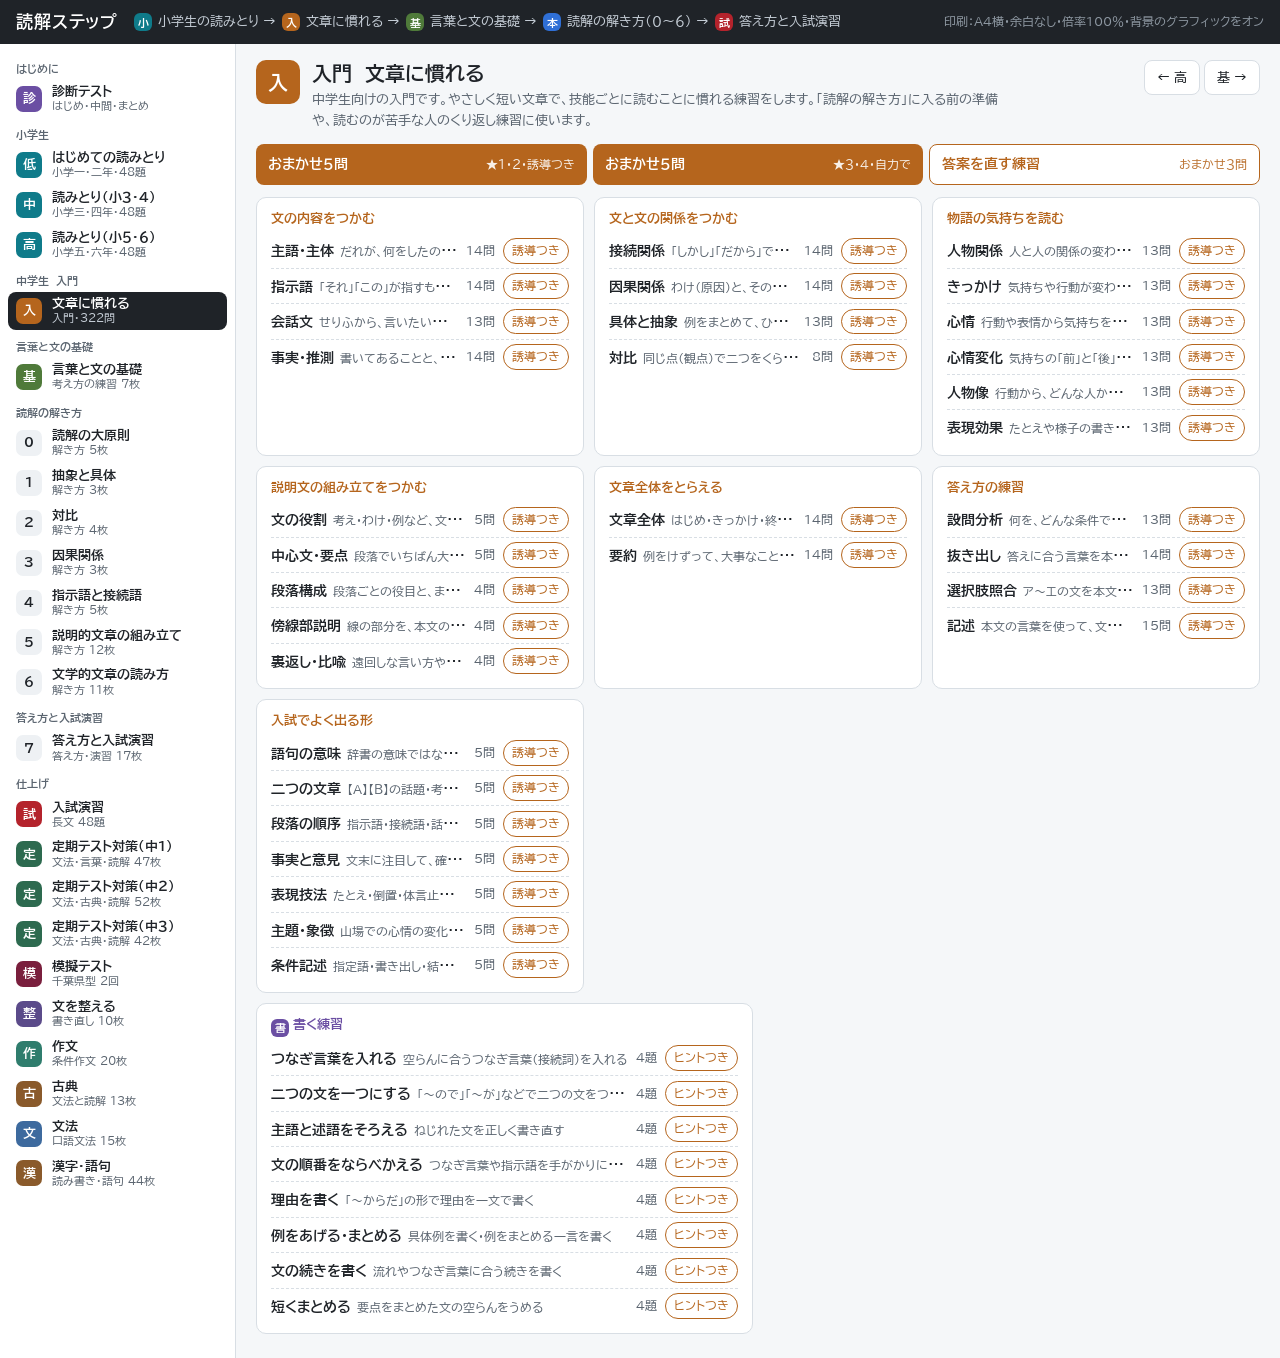
<file: index.html>
<!doctype html>
<html lang="ja">
<head>
<meta charset="utf-8">
<meta name="viewport" content="width=device-width, initial-scale=1">
<title>読解ステップ</title>
<link rel="preconnect" href="https://fonts.googleapis.com">
<link rel="preconnect" href="https://fonts.gstatic.com" crossorigin>
<link href="https://fonts.googleapis.com/css2?family=BIZ+UDPGothic:wght@400;700&display=swap" rel="stylesheet">
<link rel="stylesheet" href="assets/css/ui.css">
<style>
  .plist .pt { white-space: nowrap; overflow: hidden; text-overflow: ellipsis; }
  .plist .ps { white-space: nowrap; overflow: hidden; text-overflow: ellipsis; }
  .plist a > span:nth-child(2) { min-width: 0; }
  .pane .stage-body { margin: 0; }
</style>
</head>
<body class="ui-page">
<header class="topbar">
  <a class="logo" href="index.html">読解ステップ</a>
  <span class="crumb"><span class="k kid">小</span>小学生の読みとり → <span class="k intro">入</span>文章に慣れる → <span class="k kiso">基</span>言葉と文の基礎 → <span class="k learn">本</span>読解の解き方（０〜６） → <span class="k exam">試</span>答え方と入試演習</span>
  <span class="tip">印刷：A4横・余白なし・倍率100％・背景のグラフィックをオン</span>
</header>
<div class="app">
  <nav class="rail" aria-label="段階"><ol id="rail"></ol></nav>
  <main class="pane" id="pane"></main>
</div>

<script src="assets/js/yomi.js"></script>
<script src="assets/js/drill.js"></script>
<script src="data/stages.js"></script>
<script src="data/stage0.js"></script>
<script src="data/stage1.js"></script>
<script src="data/stage2.js"></script>
<script src="data/stage3.js"></script>
<script src="data/stage4.js"></script>
<script src="data/stage5.js"></script>
<script src="data/stage5-0.js"></script>
<script src="data/stage6.js"></script>
<script src="data/stage7.js"></script>
<script src="data/kiso.js"></script>
<script src="data/drill-s0.js"></script>
<script src="data/drill-s1.js"></script>
<script src="data/drill-s2.js"></script>
<script src="data/drill-s3.js"></script>
<script src="data/drill-s4.js"></script>
<script src="data/drill-s5.js"></script>
<script src="data/drill-s5b.js"></script>
<script src="data/drill-s6.js"></script>
<script src="data/drill-s6b.js"></script>
<script src="data/drill-s7.js"></script>
<script src="data/diag.js"></script>
<script src="data/diag-chu.js"></script>
<script src="data/diag-sho.js"></script>
<script src="data/sakubun.js"></script>
<script src="data/sakubun2.js"></script>
<script src="data/koten-bun.js"></script>
<script src="data/koten-doku.js"></script>
<script src="data/koten-kan.js"></script>
<script src="data/bunpo-1.js"></script>
<script src="data/bunpo-2.js"></script>
<script src="data/bunpo-3.js"></script>
<script src="data/bunpo-4.js"></script>
<script src="data/kanji-1.js"></script>
<script src="data/kanji-2.js"></script>
<script src="data/kanji-3.js"></script>
<script src="data/mogi-1.js"></script>
<script src="data/mogi-2.js"></script>
<script src="data/naosu-1.js"></script>
<script src="data/naosu-2.js"></script>
<script src="data/naosu-3.js"></script>
<script src="data/stage7d.js"></script>
<script src="data/drill-s7d.js"></script>
<script src="data/kanji-4.js"></script>
<script src="data/sakubun4.js"></script>
<script src="data/koten-plus2.js"></script>
<script src="data/drill-k4.js"></script>
<script src="data/teiki1-bunpo.js"></script>
<script src="data/teiki1-kotoba.js"></script>
<script src="data/teiki1-setsumei.js"></script>
<script src="data/teiki1-shosetsu.js"></script>
<script src="data/teiki1-shi.js"></script>
<script src="data/teiki1-kanji.js"></script>
<script src="data/teiki2-bunpo.js"></script>
<script src="data/teiki2-kotoba.js"></script>
<script src="data/teiki2-koten.js"></script>
<script src="data/teiki2-koten2.js"></script>
<script src="data/teiki2-setsumei.js"></script>
<script src="data/teiki2-shosetsu.js"></script>
<script src="data/teiki2-shi.js"></script>
<script src="data/teiki2-kanji.js"></script>
<script src="data/teiki3-bunpo.js"></script>
<script src="data/teiki3-kotoba.js"></script>
<script src="data/teiki3-koten.js"></script>
<script src="data/teiki3-koten2.js"></script>
<script src="data/teiki3-setsumei.js"></script>
<script src="data/teiki3-shosetsu.js"></script>
<script src="data/teiki3-shi.js"></script>
<script src="data/teiki3-kanji.js"></script>
<script src="data/drill-k1.js"></script>
<script src="data/drill-k2.js"></script>
<script src="data/drill-g1.js"></script>
<script src="data/drill-g2.js"></script>
<script src="data/drill-g3.js"></script>
<script src="data/stage7b.js"></script>
<script src="data/drill-s7b.js"></script>
<script src="data/stage7c.js"></script>
<script src="data/drill-s7c.js"></script>
<script src="data/sakubun3.js"></script>
<script src="data/koten-plus.js"></script>
<script src="data/drill-k3.js"></script>
<script src="data/bunpo-5.js"></script>
<script src="data/drill-g4.js"></script>
<script src="data/bank.js"></script>
<script src="data/bank-plus.js"></script>
<script src="data/bank-plus2.js"></script>
<script src="data/bank-chiba.js"></script>
<script src="data/bank-z1.js"></script>
<script src="data/bank-z2.js"></script>
<script src="data/bank-z3.js"></script>
<script src="data/bank-z4.js"></script>
<script src="data/kids.js"></script>
<script src="data/bank-kids.js"></script>
<script src="data/write.js"></script>
<script src="assets/js/practice.js"></script>
<script>
  const stages = Yomi.stages, D = Yomi.bank, P = Yomi.practice;
  const esc = (t) => String(t).replace(/[&<>"]/g, (c) => ({ '&': '&amp;', '<': '&lt;', '>': '&gt;', '"': '&quot;' }[c]));
  const dots = (n) => `<span class="lv" title="${Yomi.LEVELS[n] || ''}">${[1, 2, 3].map((i) => `<i class="${i <= Math.min(n, 3) ? 'on' : ''}"></i>`).join('')}</span>`;
  const store = { get() { try { return localStorage.getItem('yomi-pane'); } catch (e) { return null; } }, set(v) { try { localStorage.setItem('yomi-pane', v); } catch (e) {} } };
  const enc = encodeURIComponent;

  /* 左の一覧：入門 → ステージ０〜７ → 入試演習 */
  const K = Yomi.kids;
  const panes = [
    { key: 'diag', n: '診', cls: 'diag', name: '診断テスト', ct: 'はじめ・中間・まとめ' },
    ...K.bands.map((b) => ({ key: 'kids' + b.key, n: b.badge, cls: 'kid', name: b.title, ct: `${b.name}・${K.sets.filter((x) => x.band === b.key).length}題`, b })),
    { key: 'intro', n: '入', cls: 'intro', name: '文章に慣れる', ct: `入門・${D.problems.length}問` },
    { key: 'kiso', n: '基', cls: 'kiso', name: '言葉と文の基礎', ct: `考え方の練習 ${Yomi.byStage('L').length}枚` },
    ...stages.map((s) => ({ key: 'stage' + s.no, n: s.no, name: s.name, ct: `${s.no === 7 ? '答え方・演習' : '解き方'} ${Yomi.byStage(s.no).length}枚`, s })),
    { key: 'exam', n: '試', cls: 'exam', name: '入試演習', ct: `長文 ${D.bigsets.length}題` },
    { key: 'teiki1', n: '定', cls: 'teiki', name: '定期テスト対策（中１）', ct: `文法・言葉・読解 ${Yomi.byStage('T1').length}枚` },
    { key: 'teiki2', n: '定', cls: 'teiki', name: '定期テスト対策（中２）', ct: `文法・古典・読解 ${Yomi.byStage('T2').length}枚` },
    { key: 'teiki3', n: '定', cls: 'teiki', name: '定期テスト対策（中３）', ct: `文法・古典・読解 ${Yomi.byStage('T3').length}枚` },
    { key: 'mogi', n: '模', cls: 'mogi', name: '模擬テスト', ct: `千葉県型 ${Yomi.byStage('M').length}回` },
    { key: 'naosu', n: '整', cls: 'naosu', name: '文を整える', ct: `書き直し ${Yomi.byStage('N').length}枚` },
    { key: 'saku', n: '作', cls: 'saku', name: '作文', ct: `条件作文 ${Yomi.byStage('S').length}枚` },
    { key: 'koten', n: '古', cls: 'koten', name: '古典', ct: `文法と読解 ${Yomi.byStage('K').length}枚` },
    { key: 'bunpo', n: '文', cls: 'bunpo', name: '文法', ct: `口語文法 ${Yomi.byStage('G').length}枚` },
    { key: 'kanji', n: '漢', cls: 'kanji', name: '漢字・語句', ct: `読み書き・語句 ${Yomi.byStage('J').length}枚` },
  ];
  document.getElementById('rail').innerHTML = panes.map((p, i) =>
    `${i === 0 ? '<li class="sep">はじめに</li>' : ''}${i === 1 ? '<li class="sep">小学生</li>' : ''}${p.key === 'intro' ? '<li class="sep">中学生　入門</li>' : ''}${p.key === 'kiso' ? '<li class="sep">言葉と文の基礎</li>' : ''}${p.key === 'stage0' ? '<li class="sep">読解の解き方</li>' : ''}${p.key === 'stage7' ? '<li class="sep">答え方と入試演習</li>' : ''}${p.key === 'exam' ? '<li class="sep">仕上げ</li>' : ''}` +
    `<li class="${p.cls || ''}"><button type="button" data-pane="${p.key}" title="${esc(p.name)}"><span class="n">${p.n}</span><span class="nm">${esc(p.name)}</span><span class="ct">${p.ct}</span></button></li>`).join('');

  function head(badge, cls, title, desc, key) {
    const i = panes.findIndex((p) => p.key === key), prev = panes[i - 1], next = panes[i + 1];
    return `<div class="pane-h"><div class="badge ${cls}">${badge}</div><div><h2>${title}</h2><p>${desc}</p></div>
      <div class="nav">${prev ? `<button class="btn" data-pane="${prev.key}">← ${prev.n}</button>` : ''}${next ? `<button class="btn" data-pane="${next.key}">${next.n} →</button>` : ''}</div></div>`;
  }

  /** 書く練習の一覧（band：'34'・'56'・'chu'） */
  const W = Yomi.write;
  function writeCard(band) {
    const mine = W.sets.filter((x) => x.band === band);
    if (!mine.length) return '';
    const u = (extra) => `bank.html?kind=write&band=${band}${extra}`;
    return `<section class="grp wgrp"><h3><span class="k write">書</span>書く練習</h3><ul>${W.skills.filter((s) => mine.some((x) => x.skill === s.name)).map((s) => `
        <li><a href="${u('&skill=' + enc(s.name) + '&auto=2')}" title="${esc(s.desc)}"><b>${esc(s.name)}</b><span>${esc(s.desc)}</span></a><span class="cnt">${mine.filter((x) => x.skill === s.name).length}題</span>
          <a class="mini" href="${u('&skill=' + enc(s.name) + '&mode=guided&auto=2')}">ヒントつき</a></li>`).join('')}</ul></section>`;
  }
  /** 技能別の練習（中学入門の小学生版） */
  function skillkCard(band) {
    const mine = (Yomi.bankKids || []).filter((x) => x.band === band);
    if (!mine.length) return '';
    const u = (extra) => `bank.html?kind=skillk&band=${band}${extra}`;
    const by = {};
    mine.forEach((x) => { by[x.skill] = (by[x.skill] || 0) + 1; });
    return `<section class="grp"><h3><span class="k kid">技</span>技能別の練習（中学「入門」の小学生版）</h3>
      <p class="small">主語・指示語・接続語・理由・気持ち・要約など、技能ごとの短い問題です（${mine.length}問）。</p>
      <div class="acts row"><a class="act" href="${u('&mode=guided&auto=5')}">おまかせ５問<small>誘導つき</small></a><a class="act sub" href="${u('&auto=5')}">おまかせ５問<small>自分で</small></a></div>
      <p class="small">${Object.entries(by).map(([k, n]) => `<a href="${u('&skill=' + enc(k) + '&auto=4')}">${esc(k)}</a>（${n}）`).join('　')}</p></section>`;
  }

  function kidsHTML(b) {
    const mine = K.sets.filter((x) => x.band === b.key);
    const cnt = (sk) => mine.filter((x) => x.skill === sk).length;
    const u = (extra) => `bank.html?kind=kids&band=${b.key}${extra}`;
    const li = (s) => `
        <li><a href="${u('&skill=' + enc(s.name) + '&auto=3')}" title="${esc(s.desc)}"><b>${esc(s.name)}</b><span>${esc(s.desc)}</span></a><span class="cnt">${cnt(s.name)}題</span>
          <a class="mini" href="${u('&skill=' + enc(s.name) + '&mode=guided&auto=3')}">ヒントつき</a></li>`;
    const half = Math.ceil(b.skills.length / 2);
    const g = { '12': ['一年生', '一〜二年生', '二年生'], '34': ['三年生', '四年生', '四年生・長め'], '56': ['五年生', '六年生', '六年生・長め'] }[b.key];
    const desc = {
      '12': '短いお話や説明の文を読んで、○をつけたり、ことばを書きぬいたりします。漢字はその学年までに習う字だけで、すべてにふりがなをつけ、大きな文字で印刷します。★は、ことばの間をあける「分かち書き」です。',
      '34': '物語と説明文を読んで、選んだり、書きぬいたり、短く書いたりします。★は三年生、★★・★★★は四年生向けで、その学年までに習う漢字だけを使い、その学年で習う漢字にはふりがなをつけます。',
      '56': '物語と説明文を読んで、選ぶ・ぬき出す・字数を決めて書く問題に答えます。★は五年生、★★・★★★は六年生向けで、その学年までに習う漢字だけを使い、その学年で習う漢字にはふりがなをつけます。中学の勉強への橋わたしです。',
    }[b.key];
    const i = K.bands.indexOf(b), nextB = K.bands[i + 1];
    return `<div class="kidpane">` + head(b.badge, 'kid', `${esc(b.title)}（${esc(b.name)}生）`, desc, 'kids' + b.key) + `
      <div class="acts row">
        <a class="act" href="${u('&level=1&mode=guided&auto=3')}">★を３題<small>${g[0]}・ヒントつき</small></a>
        <a class="act" href="${u('&level=2&mode=guided&auto=3')}">★★を３題<small>${g[1]}</small></a>
        <a class="act" href="${u('&level=3&auto=3')}">★★★を３題<small>${g[2]}</small></a>
      </div>
      <div class="groups">
        <section class="grp"><h3>${{ '12': 'お話を読む', '34': 'お話を読む', '56': '物語と理由' }[b.key]}</h3><ul>${b.skills.slice(0, half).map(li).join('')}</ul></section>
        <section class="grp"><h3>${{ '12': '気持ち・わけ・ことば', '34': 'わけ・ことば・説明文', '56': '説明文とことば' }[b.key]}</h3><ul>${b.skills.slice(half).map(li).join('')}</ul></section>
      </div>
      ${b.key !== '12' ? `<div class="groups more2">${skillkCard(b.key)}${writeCard(b.key)}</div>` : ''}
      <p class="kidnote">${nextB ? `次は「${esc(nextB.title)}」へ。` : '次は中学生向けの「入門　文章に慣れる」へ。'}</p></div>`;
  }

  function diagHTML() {
    // ids：はじめ・中間・まとめ（同じ区分・配点なので、点数で伸びを比べられる）
    const card = (ids, who, how) => {
      const links = ids.map((id, k) => {
        const p = Yomi.find(id);
        return p ? `<a class="act${k ? ' sub' : ''}" href="print.html?id=${id}">${['はじめ', '中間', 'まとめ'][k]}（${id}）<small>問題・解答・解説</small></a>` : '';
      }).join('');
      return `<section class="grp dcard"><h3>${esc(who)}</h3>
        <p class="acts">${links}</p>
        <p class="small">${how}　はじめ・中間・まとめは区分と配点が同じなので、得点をくらべて伸びを確かめられます。</p></section>`;
    };
    return head('診', 'diag', '診断テスト　どこから始めるかを決める',
      '新しい生徒や、学期のはじめに使います。解き終えたら解説ページの表に区分ごとの得点を書き、合計点で始める場所を、半分未満の区分で重点的に練習するところを決めます。', 'diag') + `
      <div class="groups">
        ${card(['D-1', 'D-3', 'D-5'], '中学生用（約三十分・百点）', '十問。区分（本文照合・具体と抽象・対比・理由・指示語と接続語・要旨・心情・条件つき記述）ごとに、弱いところのステージが分かります。合計点で「入門／ステージ０から／弱い区分から／入試演習」を決めます。')}
        ${card(['D-2', 'D-4', 'D-6'], '小学生用（小３〜６・約二十分・百点）', '八問。漢字は四年生まで（三・四年の漢字にふりがな）。合計点で「小１・２／小３・４／小５・６／中学入門」のどこから始めるかを決めます。')}
      </div>`;
  }

  function introHTML() {
    const groups = P.skillGroups().map((g) => `
      <section class="grp"><h3>${esc(g.name)}</h3><ul>${g.skills.map((s) => `
        <li><a href="bank.html?skill=${enc(s.name)}&auto=4" title="${esc(s.name)}を４問、自力で解くプリント"><b>${esc(s.name)}</b><span>${esc(s.desc)}</span></a><span class="cnt">${s.count}問</span>
          <a class="mini" href="bank.html?skill=${enc(s.name)}&mode=guided&auto=4" title="${esc(s.name)}を４問、誘導つきで作る">誘導つき</a></li>`).join('')}</ul></section>`).join('');
    return head('入', 'intro', '入門　文章に慣れる',
      '中学生向けの入門です。やさしく短い文章で、技能ごとに読むことに慣れる練習をします。「読解の解き方」に入る前の準備や、読むのが苦手な人のくり返し練習に使います。', 'intro') + `
      <div class="acts row">
        <a class="act" href="bank.html?level=12&mode=guided&auto=5">おまかせ５問<small>★１・２・誘導つき</small></a>
        <a class="act" href="bank.html?level=34&auto=5">おまかせ５問<small>★３・４・自力で</small></a>
        <a class="act sub" href="bank.html?kind=kaizen&auto=3">答案を直す練習<small>おまかせ３問</small></a>
      </div>
      <div class="groups">${groups}</div>
      <div class="groups more2">${writeCard('chu')}</div>`;
  }

  function stageHTML(s) {
    const prints = Yomi.byStage(s.no);
    const row = (p) => `
      <li><a href="print.html?id=${p.id}" title="${esc(p.sub || '')}">
        <span class="pid">${p.id}</span>
        <span><span class="pt">${p.title}</span><span class="ps">${p.genre ? `<span class="gtag g-${p.genre === '論説文' ? 'ron' : p.genre === '説明文' ? 'set' : 'etc'}">${esc(p.genre)}</span>` : ''}${p.sub || ''}</span></span>
        ${p.score ? '<span class="cnt">配点つき</span>' : dots(p.level)}
      </a>${Yomi.drillsOf(p.id).length ? `<span class="drl">別の文章で練習：${Yomi.drillsOf(p.id).map((d) => `<a href="print.html?drill=${p.id}&v=${d.v}">${Yomi.drillLetter(d.v)}</a>`).join('')}</span>` : ''}</li>`;
    // ステージ５は、説明文で学ぶプリントと論説文で学ぶプリントに分けて見せる
    const groups = s.no === 5 ? [['見分ける', (p) => !p.genre], ['説明文で学ぶ', (p) => p.genre === '説明文'], ['論説文で学ぶ', (p) => p.genre === '論説文'], ['両方を読む', (p) => p.genre && p.genre !== '説明文' && p.genre !== '論説文']] : null;
    const rows = groups ? groups.map(([name, f]) => { const ps = prints.filter(f); return ps.length ? `<li class="gsep">${name}</li>${ps.map(row).join('')}` : ''; }).join('') : prints.map(row).join('');
    const nd = Yomi.drillsOfStage(s.no).length;
    const sk = P.skillsForStage(s.no);
    const warm = sk.length ? `<p class="warm"><span class="k intro">入</span>読むのに慣れていないときは、先に入門で：${sk.map((n) => `<a href="bank.html?skill=${enc(n)}&auto=4">${esc(n)}</a>`).join('・')}</p>` : '';
    return head(s.label, '', `ステージ${s.label}　${s.name}`, s.desc, 'stage' + s.no) + `
      <div class="card">
        <div class="col-h"><span class="k ${s.no === 7 ? 'exam' : 'learn'}">${s.no === 7 ? '試' : '本'}</span>${s.no === 7 ? '答え方と入試演習のプリント' : '読解の解き方プリント'}<span class="cnt">${prints.length}枚</span>${nd ? `<a class="more" href="print.html?drill=stage:${s.no}">別の文章で練習（${nd}題）→</a>` : ''}<a class="more" href="print.html?stage=${s.no}">まとめて印刷 →</a></div>
        <ul class="plist cols">${rows}</ul>
        ${warm}
      </div>`;
  }

  function examHTML() {
    const order = ['標準', '発展', '長文・入試接続', '長文・入試実戦', '長文・本番の長さ', '古典入門', '古典実戦'];
    const sets = [...D.bigsets].sort((a, b) => order.indexOf(a.level) - order.indexOf(b.level));
    const rows = sets.map((b) => `
      <li><a href="bank.html?kind=big&pick=${b.id}" title="この大問のプリントを作る">
        <span class="pid">${esc(b.genre.replace('文', ''))}</span>
        <span><span class="pt">${esc(b.title.replace(/^(物語|説明|論説)文?「(.*)」$/, '$2'))}</span><span class="ps">${esc(b.level)}・${b.passage.length}字・${b.questions.length}問</span></span>
      </a></li>`).join('');
    return head('試', 'exam', '入試演習　長文の大問',
      '入試と同じ形式の長文問題です。記述・記号選択・抜き出しをまぜた大問で、各問に配点（合計100点）と採点基準・解説がついています。ステージ０〜７で身につけた解き方を、誘導なしで使います。', 'exam') + `
      <div class="card">
        <div class="col-h"><span class="k exam">試</span>大問をえらぶとプリントができます<span class="cnt">${sets.length}題</span></div>
        <ul class="plist cols">${rows}</ul>
      </div>`;
  }

  function sakuHTML() {
    const prints = Yomi.byStage('S');
    const rows = prints.map((p) => `
      <li><a href="print.html?id=${p.id}" title="${esc(p.sub || '')}">
        <span class="pid">${p.id}</span>
        <span><span class="pt">${p.title}</span><span class="ps">${p.sub || ''}</span></span>
        ${p.score ? '<span class="cnt">配点つき</span>' : dots(p.level)}
      </a></li>`).join('');
    return head('作', 'saku', '作文　入試の条件作文',
      '原稿用紙の使い方と作文の型から始めて、条件作文・資料を読んで書く作文・推敲までを練習します。S-13 は入試形式の模擬、S-14〜S-18 は「二段落・十行以内」で書く形（たとえ話の結末・似た言葉・二人の会話・帯グラフ）、S-19 は二つの案から選ぶ形、S-20 は季語を選んで書く形の模擬で、採点基準がついています。', 'saku') + `
      <div class="card">
        <div class="col-h"><span class="k saku">作</span>作文のプリント<span class="cnt">${prints.length}枚</span></div>
        <ul class="plist cols">${rows}</ul>
      </div>`;
  }

  function kotenHTML() {
    const prints = Yomi.byStage('K');
    const rows = prints.map((p) => `
      <li><a href="print.html?id=${p.id}" title="${esc(p.sub || '')}">
        <span class="pid">${p.id}</span>
        <span><span class="pt">${p.title}</span><span class="ps">${p.sub || ''}</span></span>
        ${dots(p.level)}
      </a>${Yomi.drillsOf(p.id).length ? `<span class="drl">別の問題で練習：${Yomi.drillsOf(p.id).map((d) => `<a href="print.html?drill=${p.id}&v=${d.v}">${Yomi.drillLetter(d.v)}</a>`).join('')}</span>` : ''}</li>`).join('');
    const big = D.bigsets.filter((b) => b.genre === '古文' || b.genre === '漢文');
    const brow = big.map((b) => `
      <li><a href="bank.html?kind=big&pick=${b.id}"><span class="pid">${esc(b.genre)}</span>
        <span><span class="pt">${esc(b.title)}</span><span class="ps">${esc(b.level)}・${b.questions.length}問</span></span></a></li>`).join('');
    return head('古', 'koten', '古典　文法と読解',
      '歴史的仮名遣い・古語・係り結び・主語・会話文から、現代語訳との対応・主題、和歌と俳句、漢文の返り点と漢詩までを、解き方のプリントで学びます。仕上げは古文・漢文の入試演習です。', 'koten') + `
      <div class="card">
        <div class="col-h"><span class="k koten">古</span>解き方を学ぶプリント<span class="cnt">${prints.length}枚</span>${Yomi.drillsOfStage('K').length ? `<a class="more" href="print.html?drill=stage:K">別の問題で練習（${Yomi.drillsOfStage('K').length}題）→</a>` : ''}<a class="more" href="print.html?stage=K">まとめて印刷 →</a></div>
        <ul class="plist cols">${rows}</ul>
      </div>
      <div class="card">
        <div class="col-h"><span class="k exam">試</span>古文・漢文の入試演習<span class="cnt">${big.length}題</span></div>
        <ul class="plist cols">${brow}</ul>
      </div>`;
  }

  function kisoHTML() {
    const prints = Yomi.byStage('L');
    const rows = prints.map((p) => `
      <li><a href="print.html?id=${p.id}" title="${esc(p.sub || '')}">
        <span class="pid">${p.id}</span>
        <span><span class="pt">${p.title}</span><span class="ps">${p.sub || ''}</span></span>
        ${dots(p.level)}
      </a>${Yomi.drillsOf(p.id).length ? `<span class="drl">別の問題で練習：${Yomi.drillsOf(p.id).map((d) => `<a href="print.html?drill=${p.id}&v=${d.v}">${Yomi.drillLetter(d.v)}</a>`).join('')}</span>` : ''}</li>`).join('');
    return head('基', 'kiso', '言葉と文の基礎　考え方の練習',
      '文章を読む前に、言葉と一文の単位で考え方を練習します。まとめる言葉と例をあげる言葉、物差しをそろえた言いかえ、原因と結果のことば、接続語の種類。ここで身につけた考え方を、「読解の解き方」のステージ１〜４で文章の中で使います。', 'kiso') + `
      <div class="card">
        <div class="col-h"><span class="k kiso">基</span>考え方の練習<span class="cnt">${prints.length}枚</span>${Yomi.drillsOfStage('L').length ? `<a class="more" href="print.html?drill=stage:L">別の問題で練習（${Yomi.drillsOfStage('L').length}題）→</a>` : ''}<a class="more" href="print.html?stage=L">まとめて印刷 →</a></div>
        <ul class="plist cols">${rows}</ul>
      </div>`;
  }

  function bunpoHTML() {
    const prints = Yomi.byStage('G');
    const rows = prints.map((p) => `
      <li><a href="print.html?id=${p.id}" title="${esc(p.sub || '')}">
        <span class="pid">${p.id}</span>
        <span><span class="pt">${p.title}</span><span class="ps">${p.sub || ''}</span></span>
        ${p.score ? '<span class="cnt">配点つき</span>' : dots(p.level)}
      </a>${Yomi.drillsOf(p.id).length ? `<span class="drl">別の問題で練習：${Yomi.drillsOf(p.id).map((d) => `<a href="print.html?drill=${p.id}&v=${d.v}">${Yomi.drillLetter(d.v)}</a>`).join('')}</span>` : ''}</li>`).join('');
    return head('文', 'bunpo', '文法　口語文法',
      '言葉の単位・文節の関係から、品詞・活用・助詞と助動詞、まぎらわしい語の見分け方、敬語までを順に学びます。G-13 は入試形式のまとめテスト、G-14 は補助動詞・補助形容詞、G-15 は入試の文法小問（品詞の仲間外れなど）です。', 'bunpo') + `
      <div class="card">
        <div class="col-h"><span class="k bunpo">文</span>文法のプリント<span class="cnt">${prints.length}枚</span>${Yomi.drillsOfStage('G').length ? `<a class="more" href="print.html?drill=stage:G">別の問題で練習（${Yomi.drillsOfStage('G').length}題）→</a>` : ''}<a class="more" href="print.html?stage=G">まとめて印刷 →</a></div>
        <ul class="plist cols">${rows}</ul>
      </div>`;
  }

  /** 定期テスト対策：group ごとにまとめて並べる（文法・言葉と漢字・説明文・小説・詩） */
  function teikiHTML(stage, grade, key) {
    const prints = Yomi.byStage(stage);
    const groups = [...new Set(prints.map((p) => p.group || 'その他'))];
    const row = (p) => `
      <li><a href="print.html?id=${p.id}" title="${esc(p.sub || '')}">
        <span class="pid">${p.id}</span>
        <span><span class="pt">${p.title}</span><span class="ps">${p.sub || ''}</span></span>
        ${p.score ? '<span class="cnt">配点つき</span>' : dots(p.level)}
      </a>${Yomi.drillsOf(p.id).length ? `<span class="drl">別の問題で練習：${Yomi.drillsOf(p.id).map((d) => `<a href="print.html?drill=${p.id}&v=${d.v}">${Yomi.drillLetter(d.v)}</a>`).join('')}</span>` : ''}</li>`;
    return head('定', 'teiki', `定期テスト対策（${grade}）`,
      `${grade}の定期テストでよく出る形の問題です。教科書の本文は使わず、文法・言葉・漢字は新しい例文で、読解は教科書の文章と同じ組み立ての自作の文章で練習します。どの教科書の生徒にも使えます。${stage !== 'T1' ? '古典は、教科書によく出る作品の原文（著作権の切れたもの）で練習します。' : ''}`, key) +
      groups.map((g) => `
      <div class="card">
        <div class="col-h"><span class="k teiki">定</span>${esc(g)}<span class="cnt">${prints.filter((p) => (p.group || 'その他') === g).length}枚</span></div>
        <ul class="plist cols">${prints.filter((p) => (p.group || 'その他') === g).map(row).join('')}</ul>
      </div>`).join('') + (Yomi.drillsOfStage(stage).length ? `<p class="small"><a href="print.html?drill=stage:${stage}">別の問題で練習をまとめて印刷（${Yomi.drillsOfStage(stage).length}題）→</a></p>` : '');
  }

  function mogiHTML() {
    const prints = Yomi.byStage('M');
    const rows = prints.map((p) => `
      <li><a href="print.html?id=${p.id}" title="${esc(p.sub || '')}">
        <span class="pid">${p.id}</span>
        <span><span class="pt">${p.title}</span><span class="ps">${p.sub || ''}</span></span>
        <span class="cnt">百点</span>
      </a></li>`).join('');
    return head('模', 'mogi', '模擬テスト　千葉県型',
      '千葉県の公立入試と同じ順（漢字の読み・漢字の書き・説明的文章・文学的文章・古文・作文）で、一回分を通して解く模擬テストです。合計百点・制限時間の目安つき。解答用紙と採点基準つきの解説も印刷できます。', 'mogi') + `
      <div class="card">
        <div class="col-h"><span class="k mogi">模</span>模擬テスト<span class="cnt">${prints.length}回</span></div>
        <ul class="plist">${rows}</ul>
      </div>`;
  }

  function naosuHTML() {
    const prints = Yomi.byStage('N');
    const rows = prints.map((p) => `
      <li><a href="print.html?id=${p.id}" title="${esc(p.sub || '')}">
        <span class="pid">${p.id}</span>
        <span><span class="pt">${p.title}</span><span class="ps">${p.sub || ''}</span></span>
        ${p.score ? '<span class="cnt">配点つき</span>' : dots(p.level)}
      </a>${Yomi.drillsOf(p.id).length ? `<span class="drl">別の問題で練習：${Yomi.drillsOf(p.id).map((d) => `<a href="print.html?drill=${p.id}&v=${d.v}">${Yomi.drillLetter(d.v)}</a>`).join('')}</span>` : ''}</li>`).join('');
    return head('整', 'naosu', '文を整える　違和感のある文を書き直す',
      '読んで「何か変だ」と感じる文を、どこがおかしいのか見つけて書き直す練習です。「が・は・の・を・に・で」などの助詞の使い方、主語と述語のねじれ、修飾語の位置、呼応、文末のそろえ、話し言葉、重なる言葉、長すぎる文、記述の答えの整え方まで。作文と記述の見直しに使います。', 'naosu') + `
      <div class="card">
        <div class="col-h"><span class="k naosu">整</span>文を整えるプリント<span class="cnt">${prints.length}枚</span>${Yomi.drillsOfStage('N').length ? `<a class="more" href="print.html?drill=stage:N">別の問題で練習（${Yomi.drillsOfStage('N').length}題）→</a>` : ''}<a class="more" href="print.html?stage=N">まとめて印刷 →</a></div>
        <ul class="plist cols">${rows}</ul>
      </div>`;
  }

  function kanjiHTML() {
    const prints = Yomi.byStage('J');
    const rows = prints.map((p) => `
      <li><a href="print.html?id=${p.id}" title="${esc(p.sub || '')}">
        <span class="pid">${p.id}</span>
        <span><span class="pt">${p.title}</span><span class="ps">${p.sub || ''}</span></span>
        ${p.score ? '<span class="cnt">配点つき</span>' : dots(p.level)}
      </a>${Yomi.drillsOf(p.id).length ? `<span class="drl">別の問題で練習：${Yomi.drillsOf(p.id).map((d) => `<a href="print.html?drill=${p.id}&v=${d.v}">${Yomi.drillLetter(d.v)}</a>`).join('')}</span>` : ''}</li>`).join('');
    return head('漢', 'kanji', '漢字・語句　読み書きと言葉の知識',
      '入試の大問で毎年出る漢字の読み・書き（最後は四字熟語）を、本番と同じ形の小テストでくり返し練習します。同訓異字・送りがな・四字熟語・慣用句・故事成語のまとめもここにあります。', 'kanji') + `
      <div class="card">
        <div class="col-h"><span class="k kanji">漢</span>漢字・語句のプリント<span class="cnt">${prints.length}枚</span>${Yomi.drillsOfStage('J').length ? `<a class="more" href="print.html?drill=stage:J">別の問題で練習（${Yomi.drillsOfStage('J').length}題）→</a>` : ''}<a class="more" href="print.html?stage=J">まとめて印刷 →</a></div>
        <ul class="plist cols">${rows}</ul>
      </div>`;
  }

  function show(key, push) {
    const p = panes.find((x) => x.key === key) || panes[0];
    document.getElementById('pane').innerHTML = p.key === 'diag' ? diagHTML() : p.b ? kidsHTML(p.b) : p.key === 'intro' ? introHTML() : p.key === 'exam' ? examHTML() : p.key === 'saku' ? sakuHTML() : p.key === 'koten' ? kotenHTML() : p.key === 'bunpo' ? bunpoHTML() : p.key === 'kanji' ? kanjiHTML() : p.key === 'naosu' ? naosuHTML() : p.key === 'mogi' ? mogiHTML() : p.key === 'teiki1' ? teikiHTML('T1', '中１', 'teiki1') : p.key === 'teiki2' ? teikiHTML('T2', '中２', 'teiki2') : p.key === 'teiki3' ? teikiHTML('T3', '中３', 'teiki3') : p.key === 'kiso' ? kisoHTML() : stageHTML(p.s);
    document.querySelectorAll('#rail button').forEach((b) => b.setAttribute('aria-current', String(b.dataset.pane === p.key)));
    const cur = document.querySelector('#rail button[aria-current="true"]');
    if (cur && cur.scrollIntoView && window.innerWidth <= 760) cur.scrollIntoView({ inline: 'center', block: 'nearest' });
    store.set(p.key);
    if (push) history.replaceState(null, '', '#' + p.key);
  }
  document.addEventListener('click', (e) => {
    const b = e.target.closest('button[data-pane]');
    if (b) { show(b.dataset.pane, true); window.scrollTo(0, 0); }
  });
  const fromHash = /^#(diag|kids\d\d|kids|intro|exam|saku|koten|bunpo|kanji|naosu|mogi|teiki1|teiki2|teiki3|kiso|stage\d)$/.exec(location.hash);
  const want = fromHash ? fromHash[1] : store.get() || 'intro';
  show(want === 'kids' ? 'kids12' : want, false);
</script>
</body>
</html>
</file>
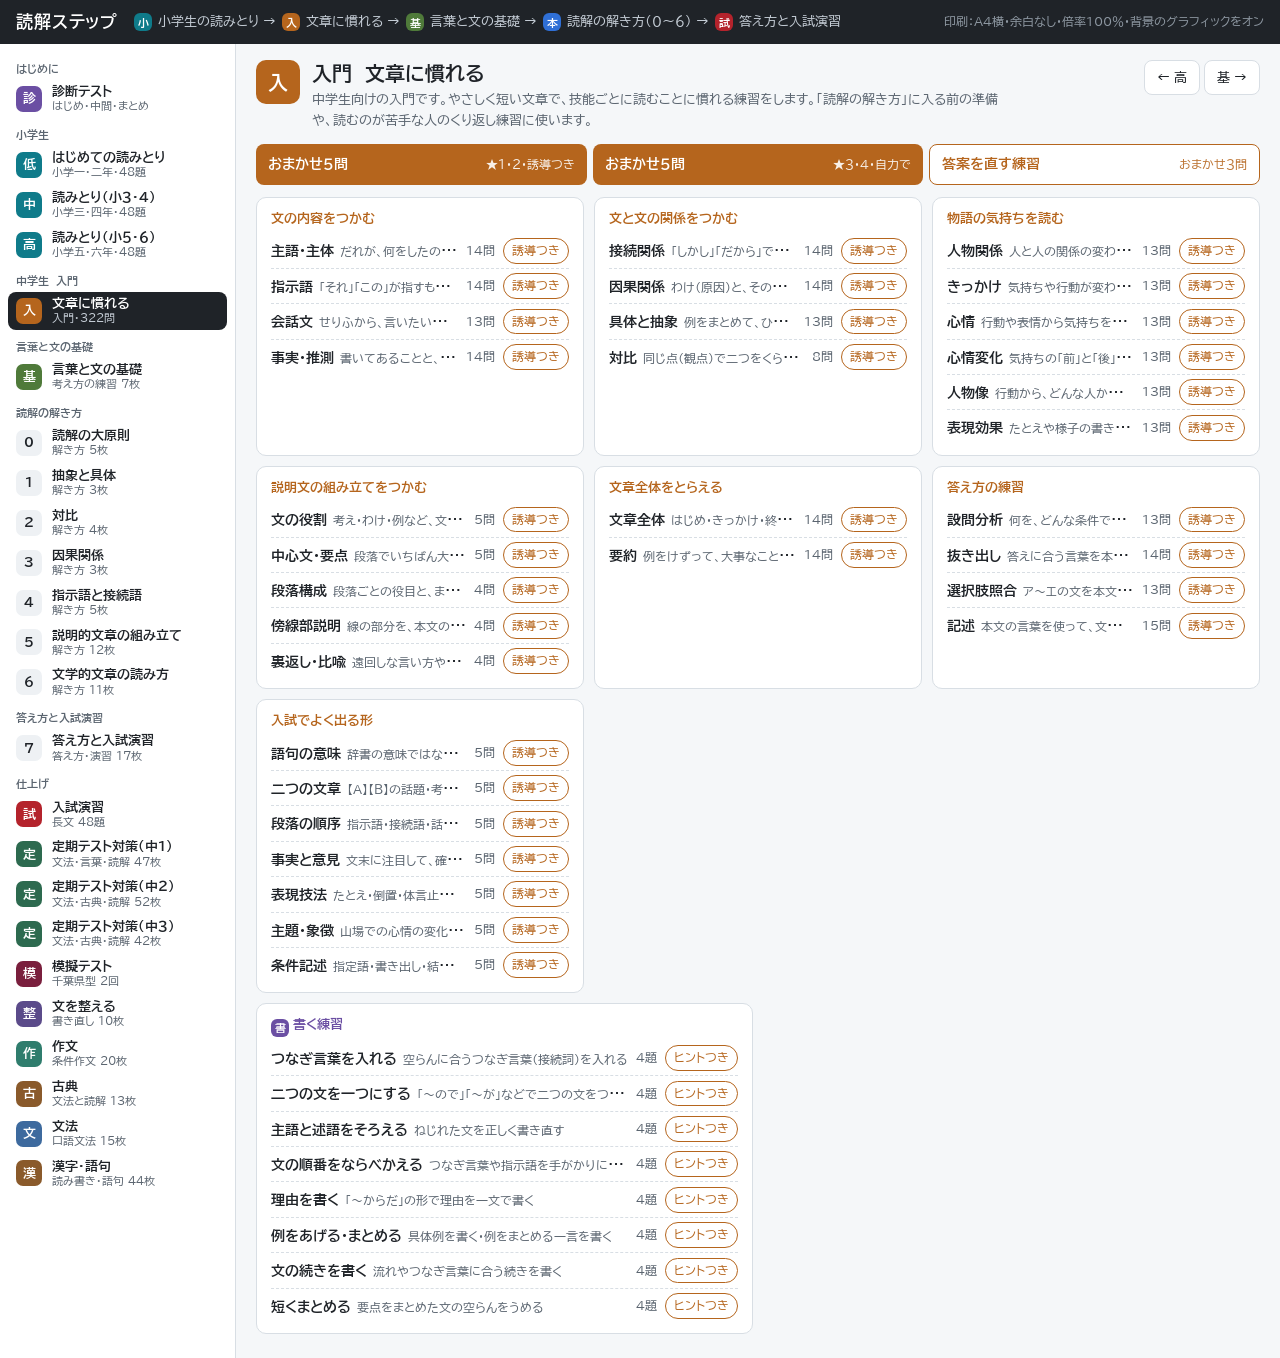
<file: bank.html>
<!doctype html>
<html lang="ja">
<head>
<meta charset="utf-8">
<meta name="viewport" content="width=device-width, initial-scale=1">
<title>練習問題｜読解ステップ</title>
<link rel="preconnect" href="https://fonts.googleapis.com">
<link rel="preconnect" href="https://fonts.gstatic.com" crossorigin>
<link href="https://fonts.googleapis.com/css2?family=BIZ+UDMincho&family=BIZ+UDPGothic:wght@400;700&display=swap" rel="stylesheet">
<link rel="stylesheet" href="assets/css/sheet.css">
<link rel="stylesheet" href="assets/css/ui.css">
<style>
  /* 練習問題ページ */

  .layout { display: grid; grid-template-columns: minmax(0, 1fr) 300px; gap: 14px; align-items: start; }
  .panel { background: var(--card); border: 1px solid var(--line); border-radius: var(--radius); padding: 14px 16px; min-width: 0; }

  .tabs { display: flex; flex-wrap: wrap; gap: 4px; padding: 3px; background: var(--soft); border-radius: 10px; margin-bottom: 12px; }
  .tabs button .k { width: 18px; height: 18px; font-size: 11px; margin-right: 4px; vertical-align: -3px; }
  .tabs button { flex: 1 1 30%; white-space: nowrap; font: inherit; font-size: 14px; padding: 7px 8px; border: 0; border-radius: 8px; background: transparent; color: var(--sub); cursor: pointer; }
  .tabs button[aria-pressed="true"] { background: #fff; color: var(--ink); font-weight: 700; box-shadow: 0 1px 2px rgba(0, 0, 0, .12); }

  .filters { display: grid; grid-template-columns: minmax(0, 1.4fr) minmax(0, 1fr) minmax(0, 1fr); gap: 8px; margin-bottom: 10px; }
  .filters label { display: flex; flex-direction: column; gap: 2px; font-size: 12px; color: var(--sub); min-width: 0; }
  .filters label[hidden] { display: none; }

  .listbar { display: flex; gap: 6px; align-items: center; flex-wrap: wrap; font-size: 13px; color: var(--sub); padding: 8px 0; border-top: 1px solid var(--line); }
  .listbar #shown { margin-right: auto; font-weight: 700; color: var(--ink); }
  .listbar .rand { display: inline-flex; align-items: center; gap: 4px; }
  .listbar input[type="number"] { width: 4em; padding: 5px 6px; }

  .list { display: flex; flex-direction: column; gap: 6px; }
  .item { border: 1px solid var(--line); border-radius: 8px; background: #fff; }
  .item.on { background: var(--practice-soft); border-color: var(--practice); }
  .item .row { display: flex; gap: 10px; align-items: flex-start; padding: 9px 12px; cursor: pointer; }
  .item input { margin-top: 3px; width: 18px; height: 18px; flex: none; accent-color: var(--practice); }
  .item .qtext { font-size: 14px; min-width: 0; }
  .item .meta { display: flex; flex-wrap: wrap; gap: 3px; margin-bottom: 2px; }
  .item details { padding: 0 12px 8px 40px; font-size: 13px; }
  .item summary { cursor: pointer; color: var(--accent); font-size: 12px; }
  .item .pv { white-space: pre-wrap; background: var(--bg); padding: 8px; border-radius: 6px; margin: 6px 0; max-height: 260px; overflow: auto; }
  .tag { font-size: 11px; padding: 0 6px; border-radius: 4px; background: var(--soft); color: var(--sub); }
  .tag.st { background: var(--ink); color: #fff; }
  .empty { padding: 24px; text-align: center; color: var(--sub); }

  .side { position: sticky; top: 12px; display: flex; flex-direction: column; gap: 10px; }
  .side h2 { font-size: 14px; margin: 0 0 8px; }
  .countbox .count { font-size: 30px; font-weight: 700; color: var(--practice); font-variant-numeric: tabular-nums; }
  .small { font-size: 12px; color: var(--sub); }
  .opt { display: flex; flex-direction: column; gap: 8px; font-size: 14px; }
  .opt label { display: flex; gap: 6px; align-items: flex-start; }
  .opt .name { flex-direction: column; gap: 2px; font-size: 12px; color: var(--sub); }
  .opt .modes { display: grid; gap: 6px; }
  .opt .modes label { border: 1px solid var(--line); border-radius: 8px; padding: 8px 10px; cursor: pointer; }
  .opt .modes label:has(input:checked) { border-color: var(--practice); background: var(--practice-soft); }
  .opt .modes small { display: block; font-size: 11px; color: var(--sub); }
  .opt .outs { display: flex; flex-wrap: wrap; gap: 4px 12px; font-size: 13px; }
  .opt .btn.primary { padding: 10px 12px; font-size: 15px; width: 100%; }

  /* スマホ：設定は一覧の上、作るボタンは画面下に固定 */
  #mbar { display: none; }
  @media (max-width: 860px) {
    .layout { grid-template-columns: minmax(0, 1fr); }
    .side { position: static; }
    .side .countbox { display: none; }
    .opt .btn.primary, .opt .btn.primary + .small { display: none; }
    .filters { grid-template-columns: minmax(0, 1fr) minmax(0, 1fr); }
    .filters label:first-child { grid-column: 1 / -1; }
    .wrap { padding-bottom: 96px; }
    #mbar {
      display: flex; position: fixed; left: 0; right: 0; bottom: 0; z-index: 30;
      align-items: center; gap: 12px; padding: 10px 16px calc(10px + env(safe-area-inset-bottom, 0px));
      background: var(--ink); color: #fff;
    }
    #mbar .c { font-size: 14px; flex: 1; white-space: nowrap; }
    #mbar select { font-size: 13px; padding: 6px; }
    #mbar b { font-size: 20px; }
    #mbar .btn.primary { padding: 9px 16px; }
  }

  #out-bar { position: sticky; top: 0; z-index: 25; display: flex; gap: 12px; align-items: center; justify-content: center; flex-wrap: wrap; padding: 10px 16px; background: var(--ink); color: #fff; font-size: 14px; }
  #out-bar .btn { background: var(--accent); border-color: var(--accent); color: #fff; font-weight: 700; }
  #out-bar .small { color: #c4ccd5; }
  #out-bar .warn { color: #ffb4b4; }
  #sheets:not(:empty) { background: #8a8f96; }

  /* PC：1画面に収め、問題の一覧だけを中でスクロールする */
  @media (min-width: 861px) {
    .wrap { max-width: 1240px; padding: 12px 16px; height: calc(100vh - 44px); display: flex; flex-direction: column; }
    .layout { flex: 1; min-height: 0; grid-template-rows: minmax(0, 1fr); align-items: stretch; }
    .layout > .panel { height: 100%; display: flex; flex-direction: column; }
    .list { flex: 1; min-height: 0; overflow-y: auto; padding-right: 4px; }
    .side { position: static; height: 100%; overflow-y: auto; }
  }
  #out-bar[hidden] { display: none; }
  /* 作ったプリントの確認画面 */
  body.previewing .ui-shell, body.previewing #mbar { display: none; }
  /* 問題を選ぶ画面は使わない（一覧のリンクからプリントをすぐ作る） */
  .ui-shell, #mbar { display: none !important; }
  #out-bar .ob { font-size: 13px; color: #fff; white-space: nowrap; }
  #out-bar .ob-del { padding: 3px 8px; border-radius: 6px; background: #33383e; }
  #out-bar .ob-del:has(input:checked) { background: #b42318; }
  #out-bar select { font-size: 13px; }
  #out-bar #back-pick { background: #fff; color: var(--ink); border-color: #fff; }
  @media print {
    .ui-shell, #out-bar, #mbar { display: none !important; }
    body.ui-page, #sheets:not(:empty) { background: none; }
  }
</style>
</head>
<body class="ui-page bank">
<div class="ui-shell">
  <header class="topbar">
    <a class="back" href="index.html">← トップ</a>
    <span class="logo">プリントを作る</span>
    <span class="crumb" id="kind-desc"></span>
  </header>
  <div class="wrap">
    <div class="layout">
      <section class="panel">
        <div class="tabs" role="group" aria-label="問題の種類">
          <button type="button" data-kind="kids" aria-pressed="false"><span class="k kid">小</span>はじめての読みとり</button>
          <button type="button" data-kind="skillk" aria-pressed="false"><span class="k kid">小</span>技能別（小学生）</button>
          <button type="button" data-kind="write" aria-pressed="false"><span class="k write">書</span>書く練習</button>
          <button type="button" data-kind="skill" aria-pressed="true"><span class="k intro">入</span>文章に慣れる</button>
          <button type="button" data-kind="kaizen" aria-pressed="false"><span class="k intro">入</span>答案を直す</button>
          <button type="button" data-kind="big" aria-pressed="false"><span class="k exam">試</span>入試演習（長文）</button>
        </div>
        <div class="filters">
          <label id="f-skill-wrap">技能<select id="f-skill"></select></label>
          <label id="f-level-wrap">レベル<select id="f-level"></select></label>
          <label>検索<input type="text" id="f-q" placeholder="本文・設問の言葉"></label>
        </div>
        <div class="listbar">
          <span id="shown"></span>
          <span class="rand"><button type="button" class="btn" id="sel-rand">ランダムに</button><input type="number" id="rand-n" value="5" min="1" max="30" aria-label="ランダムに選ぶ数">問選ぶ</span>
          <button type="button" class="btn" id="sel-all">全部選ぶ</button>
          <button type="button" class="btn" id="sel-clear">選択を外す</button>
        </div>
        <div class="list" id="list"></div>
      </section>
      <aside class="side">
        <div class="panel countbox">
          <h2>選んだ問題</h2>
          <div><span class="count" id="count">0</span> 問</div>
          <div class="small" id="count-detail"></div>
        </div>
        <div class="panel opt">
          <h2>プリントの作り方</h2>
          <label class="name" for="p-title">プリントの名前<input type="text" id="p-title" value="文章に慣れる練習"></label>
          <div class="modes">
            <label><input type="radio" name="mode" value="self" checked><span>自力で解く<small>問題だけのプリント</small></span></label>
            <label><input type="radio" name="mode" value="guided"><span>自力 → 誘導 → 再挑戦<small>解いたあと、読み方の誘導で確かめてもう一度解く</small></span></label>
          </div>
          <div class="outs">
            <label><input type="checkbox" id="o-q" checked> 問題</label>
            <label><input type="checkbox" id="o-a" checked> 解答（赤字）</label>
            <label><input type="checkbox" id="o-k" checked> 解説</label>
          </div>
          <button type="button" class="btn primary" id="make">プリントを作る</button>
          <div class="small">作ったプリントを確かめてから印刷できます。</div>
        </div>
      </aside>
    </div>
  </div>
</div>
<div id="mbar"><span class="c"><b id="mcount">0</b> 問</span><select id="mmode" aria-label="プリントの形"><option value="self">自力で解く</option><option value="guided">自力→誘導→再挑戦</option></select><button type="button" class="btn primary" id="mmake">プリントを作る</button></div>
<div id="out-bar" hidden>
  <button type="button" class="btn" id="back-pick">← 一覧にもどる</button>
  <span id="out-info"></span>
  <select id="obar-mode" aria-label="プリントの形"><option value="self">自力で解く</option><option value="guided">自力 → 誘導 → 再挑戦</option></select>
  <label class="ob"><input type="checkbox" id="obar-q" checked> 問題</label>
  <label class="ob"><input type="checkbox" id="obar-a" checked> 解答</label>
  <label class="ob"><input type="checkbox" id="obar-k" checked> 解説</label>
  <button type="button" class="btn" id="reroll" hidden>別の問題にする</button>
  <label class="ob ob-del" title="オンにすると、問題ごとに × が出ます。× で消すと、番号をつけ直します"><input type="checkbox" id="obar-del"> 問題を消す</label>
  <button type="button" class="btn" id="obar-undo" hidden style="background:#4a5058;border-color:#4a5058">消した問題を元にもどす</button>
  <button type="button" class="btn" id="do-print">印刷する</button>
  <span class="small">A4・横向き／余白なし／倍率100％／背景のグラフィックをオン</span>
  <span class="warn" id="out-warn"></span>
</div>
<main class="sheets" id="sheets"></main>

<script src="assets/js/yomi.js"></script>
<script src="data/stages.js"></script>
<script src="data/bank.js"></script>
<script src="data/bank-plus.js"></script>
<script src="data/bank-plus2.js"></script>
<script src="data/bank-chiba.js"></script>
<script src="data/bank-z1.js"></script>
<script src="data/bank-z2.js"></script>
<script src="data/bank-z3.js"></script>
<script src="data/bank-z4.js"></script>
<script src="data/kids.js"></script>
<script src="data/bank-kids.js"></script>
<script src="data/write.js"></script>
<script src="assets/js/practice.js"></script>
<script src="assets/js/bank.js"></script>
<script src="assets/js/fit.js"></script>
</body>
</html>
</file>
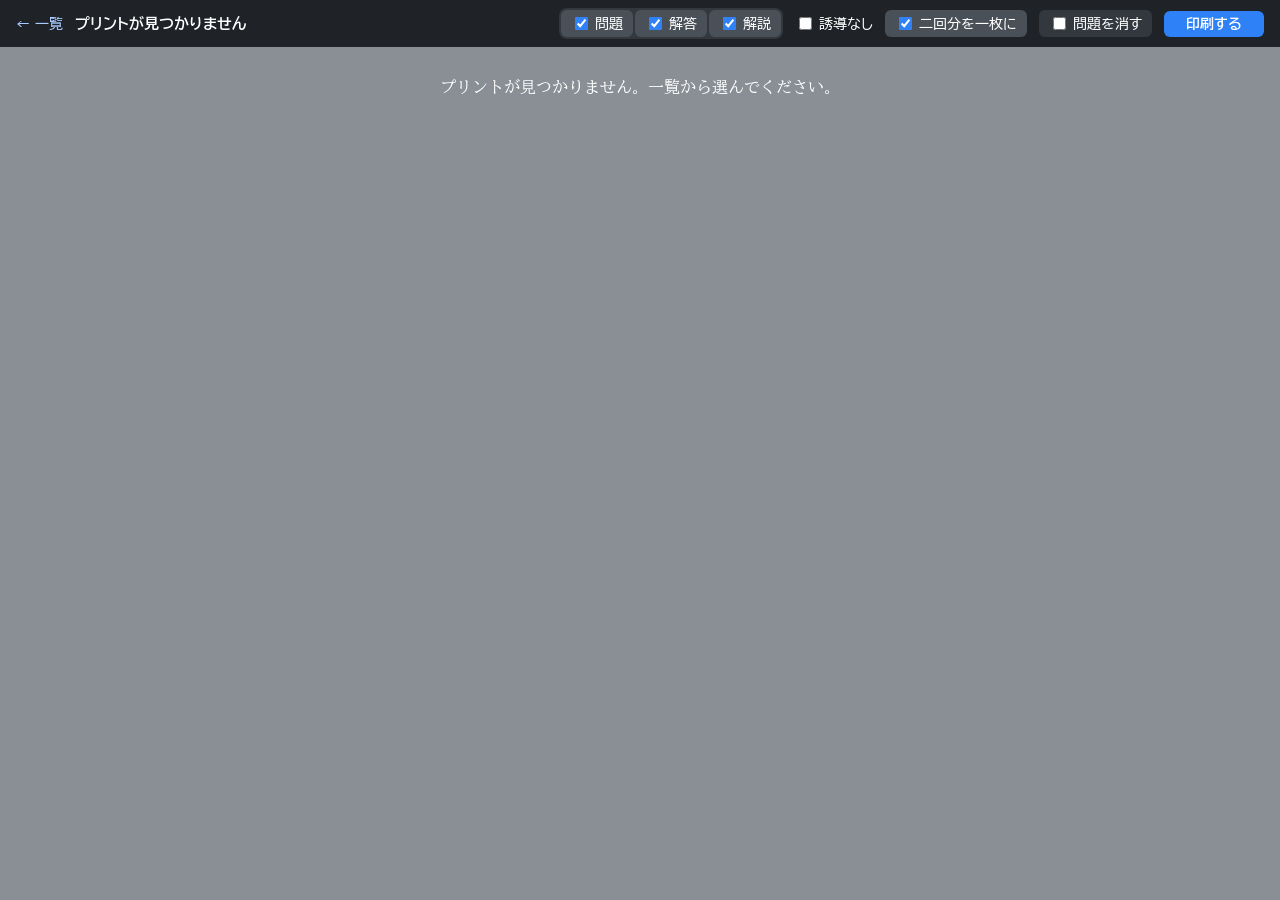
<file: print.html>
<!doctype html>
<html lang="ja">
<head>
<meta charset="utf-8">
<meta name="viewport" content="width=device-width, initial-scale=1">
<title>読解プリント</title>
<link rel="preconnect" href="https://fonts.googleapis.com">
<link rel="preconnect" href="https://fonts.gstatic.com" crossorigin>
<link href="https://fonts.googleapis.com/css2?family=BIZ+UDMincho&family=BIZ+UDPGothic:wght@400;700&display=swap" rel="stylesheet">
<link rel="stylesheet" href="assets/css/sheet.css">
</head>
<body>
<div class="toolbar">
  <a href="index.html" class="tb-back">← 一覧</a>
  <span class="title" id="tb-title">読解プリント</span>
  <span class="tb-group" role="group" aria-label="印刷するもの">
    <label><input type="checkbox" id="opt-q" checked> 問題</label>
    <label><input type="checkbox" id="opt-a" checked> 解答</label>
    <label><input type="checkbox" id="opt-k" checked> 解説</label>
  </span>
  <label class="tb-ng" title="ポイント・例題・ヒントを省き、まず自力で解く版を印刷します"><input type="checkbox" id="opt-ng"> 誘導なし</label>
  <a id="tb-prac" class="tb-prac" hidden>練習問題へ →</a>
  <label class="tb-pair" id="tb-pair" hidden title="漢字の小テストを、Ａ４一枚に二回分ずつ印刷します"><input type="checkbox" id="opt-pair" checked> 二回分を一枚に</label>
  <label class="tb-del" title="オンにすると、プリントの各まとまりに × が出ます。× を押すと、その問題（と解答・解説）を消して、番号をつけ直します"><input type="checkbox" id="opt-del"> 問題を消す</label>
  <button type="button" id="btn-undo" class="tb-undo" hidden>消した問題を元にもどす</button>
  <button type="button" id="btn-print" title="印刷設定：A4・横向き／余白なし／倍率100％／背景のグラフィックをオン（Chrome・Edge 推奨）">印刷する</button>
  <div class="warn" id="tb-warn" hidden></div>
</div>
<main class="sheets" id="sheets"></main>

<script src="assets/js/yomi.js"></script>
<script src="assets/js/drill.js"></script>
<script src="data/stages.js"></script>
<script src="data/stage0.js"></script>
<script src="data/stage1.js"></script>
<script src="data/stage2.js"></script>
<script src="data/stage3.js"></script>
<script src="data/stage4.js"></script>
<script src="data/stage5.js"></script>
<script src="data/stage5-0.js"></script>
<script src="data/stage6.js"></script>
<script src="data/stage7.js"></script>
<script src="data/kiso.js"></script>
<script src="data/drill-s0.js"></script>
<script src="data/drill-s1.js"></script>
<script src="data/drill-s2.js"></script>
<script src="data/drill-s3.js"></script>
<script src="data/drill-s4.js"></script>
<script src="data/drill-s5.js"></script>
<script src="data/drill-s5b.js"></script>
<script src="data/drill-s6.js"></script>
<script src="data/drill-s6b.js"></script>
<script src="data/drill-s7.js"></script>
<script src="data/diag.js"></script>
<script src="data/diag-chu.js"></script>
<script src="data/diag-sho.js"></script>
<script src="data/sakubun.js"></script>
<script src="data/sakubun2.js"></script>
<script src="data/koten-bun.js"></script>
<script src="data/koten-doku.js"></script>
<script src="data/koten-kan.js"></script>
<script src="data/bunpo-1.js"></script>
<script src="data/bunpo-2.js"></script>
<script src="data/bunpo-3.js"></script>
<script src="data/bunpo-4.js"></script>
<script src="data/drill-k1.js"></script>
<script src="data/drill-k2.js"></script>
<script src="data/drill-g1.js"></script>
<script src="data/drill-g2.js"></script>
<script src="data/drill-g3.js"></script>
<script src="data/stage7b.js"></script>
<script src="data/drill-s7b.js"></script>
<script src="data/stage7c.js"></script>
<script src="data/drill-s7c.js"></script>
<script src="data/sakubun3.js"></script>
<script src="data/koten-plus.js"></script>
<script src="data/drill-k3.js"></script>
<script src="data/bunpo-5.js"></script>
<script src="data/drill-g4.js"></script>
<script src="data/kanji-1.js"></script>
<script src="data/kanji-2.js"></script>
<script src="data/kanji-3.js"></script>
<script src="data/mogi-1.js"></script>
<script src="data/mogi-2.js"></script>
<script src="data/naosu-1.js"></script>
<script src="data/naosu-2.js"></script>
<script src="data/naosu-3.js"></script>
<script src="data/stage7d.js"></script>
<script src="data/drill-s7d.js"></script>
<script src="data/kanji-4.js"></script>
<script src="data/sakubun4.js"></script>
<script src="data/koten-plus2.js"></script>
<script src="data/drill-k4.js"></script>
<script src="data/teiki1-bunpo.js"></script>
<script src="data/teiki1-kotoba.js"></script>
<script src="data/teiki1-setsumei.js"></script>
<script src="data/teiki1-shosetsu.js"></script>
<script src="data/teiki1-shi.js"></script>
<script src="data/teiki1-kanji.js"></script>
<script src="data/teiki2-bunpo.js"></script>
<script src="data/teiki2-kotoba.js"></script>
<script src="data/teiki2-koten.js"></script>
<script src="data/teiki2-koten2.js"></script>
<script src="data/teiki2-setsumei.js"></script>
<script src="data/teiki2-shosetsu.js"></script>
<script src="data/teiki2-shi.js"></script>
<script src="data/teiki2-kanji.js"></script>
<script src="data/teiki3-bunpo.js"></script>
<script src="data/teiki3-kotoba.js"></script>
<script src="data/teiki3-koten.js"></script>
<script src="data/teiki3-koten2.js"></script>
<script src="data/teiki3-setsumei.js"></script>
<script src="data/teiki3-shosetsu.js"></script>
<script src="data/teiki3-shi.js"></script>
<script src="data/teiki3-kanji.js"></script>
<script src="assets/js/print.js"></script>
<script src="assets/js/fit.js"></script>
</body>
</html>
</file>
<file: assets/css/ui.css>
/* =========================================================
   画面用（一覧・練習問題ページ）の共通スタイル
   ========================================================= */
:root {
  --ink: #1f2328;
  --sub: #5b6570;
  --line: #d8dee4;
  --soft: #eef1f4;
  --bg: #f5f7f9;
  --card: #fff;
  --accent: #2f6fd6;
  --accent-soft: #eaf1fd;
  --learn: #2f6fd6;
  --practice: #1a7f5a;
  --practice-soft: #e6f4ee;
  --intro: #b5651d;
  --kid: #0f7b8a;
  --kid-soft: #e6f4f6;
  --intro-soft: #fbf1e7;
  --radius: 10px;
}
* { box-sizing: border-box; }
body.ui-page {
  margin: 0; background: var(--bg); color: var(--ink);
  font-family: "BIZ UDPGothic", "Hiragino Sans", "Yu Gothic", sans-serif;
  line-height: 1.65; -webkit-text-size-adjust: 100%;
}
.ui-page a { color: var(--accent); }
.ui-page :focus-visible { outline: 2px solid var(--accent); outline-offset: 2px; }

/* ---------- 共通の部品 ---------- */
.wrap { max-width: 1120px; margin: 0 auto; padding: 18px 16px 72px; }
.k { display: inline-grid; place-items: center; flex: none; width: 22px; height: 22px; border-radius: 6px; color: #fff; font-size: 13px; font-weight: 700; line-height: 1; }
.k.learn { background: var(--learn); }
.k.practice { background: var(--practice); }
.k.exam { background: #b4232c; }
.k.intro { background: var(--intro); }
.k.kid { background: var(--kid); }
.k.write { background: #6b4fa3; }

.badge { flex: none; width: 44px; height: 44px; border-radius: 10px; background: var(--ink); color: #fff; display: grid; place-items: center; font-weight: 700; font-size: 20px; }
.stage-body { display: grid; grid-template-columns: minmax(0, 1.55fr) minmax(0, 1fr); border-top: 1px solid var(--line); }
@media (max-width: 820px) { .stage-body { grid-template-columns: minmax(0, 1fr); } }

.col { padding: 12px 18px 16px; min-width: 0; }
.col-h { display: flex; align-items: center; gap: 8px; font-size: 14px; font-weight: 700; margin-bottom: 6px; }
.col-h .cnt { margin-left: auto; font-weight: 400; font-size: 12px; color: var(--sub); }

/* 解き方プリントの一覧（1行1枚） */
.plist { list-style: none; margin: 0; padding: 0; }
.plist a {
  display: grid; grid-template-columns: 3.2em minmax(0, 1fr) auto; gap: 8px; align-items: baseline;
  padding: 7px 8px; margin: 0 -8px; border-radius: 6px; color: var(--ink); text-decoration: none;
}
.plist a:hover { background: var(--accent-soft); }
.plist .pid { font-weight: 700; color: var(--learn); font-variant-numeric: tabular-nums; white-space: nowrap; }
.plist .pt { font-weight: 700; font-size: 14px; }
.plist .ps { display: block; font-size: 12px; color: var(--sub); font-weight: 400; }
.lv { display: inline-flex; gap: 1px; }
.lv i { width: 7px; height: 7px; border-radius: 50%; background: var(--line); }
.lv i.on { background: var(--learn); }
.col .more { display: inline-block; margin-top: 8px; font-size: 13px; text-decoration: none; }

/* 練習問題 */
.col.practice { background: var(--practice-soft); border-left: 1px solid var(--line); }
@media (max-width: 820px) { .col.practice { border-left: 0; border-top: 1px solid var(--line); } }
.col.practice .col-h { color: var(--practice); }
.chips { display: flex; flex-wrap: wrap; gap: 4px; margin: 2px 0 12px; }
.chip { font-size: 12px; padding: 1px 8px; border-radius: 999px; background: #fff; border: 1px solid #cfe3d8; color: #2c4a3d; }
.acts { display: grid; gap: 6px; }
.ui-page .act {
  display: flex; justify-content: space-between; align-items: center; gap: 8px;
  padding: 8px 12px; border-radius: 8px; text-decoration: none; font-size: 14px; font-weight: 700;
  background: var(--practice); color: #fff;
}
.ui-page .act small { font-weight: 400; font-size: 12px; opacity: .9; }
.ui-page .act.sub { background: #fff; color: var(--practice); border: 1px solid var(--practice); }
.ui-page .act:hover { filter: brightness(1.06); }

/* ---------- ボタン・フォーム（共通） ---------- */
.btn {
  font: inherit; font-size: 13px; padding: 6px 12px; border: 1px solid var(--line); border-radius: 8px;
  background: #fff; color: var(--ink); cursor: pointer; text-decoration: none; display: inline-block;
}
.btn:hover { background: var(--soft); }
.ui-page .btn.primary { background: var(--practice); border-color: var(--practice); color: #fff; font-weight: 700; }
.btn.primary:hover { filter: brightness(1.06); background: var(--practice); }
.ui-page select, .ui-page input[type="text"], .ui-page input[type="number"] {
  font: inherit; font-size: 14px; padding: 6px 8px; border: 1px solid var(--line); border-radius: 8px;
  background: #fff; color: var(--ink); max-width: 100%; min-width: 0;
}

/* =========================================================
   1画面に収めるレイアウト（上のバー＋左のステージ一覧＋右の内容）
   ========================================================= */
.topbar {
  display: flex; align-items: center; gap: 10px 16px; flex-wrap: wrap;
  padding: 8px 16px; background: var(--ink); color: #fff; font-size: 13px;
}
.topbar .logo { font-size: 17px; font-weight: 700; letter-spacing: .05em; color: #fff; text-decoration: none; }
.topbar .crumb { color: #c4ccd5; display: flex; align-items: center; gap: 6px; flex-wrap: wrap; }
.topbar .crumb .k { width: 18px; height: 18px; font-size: 11px; }
.topbar .tip { margin-left: auto; color: #8d97a1; font-size: 12px; }
.topbar a.back { color: #a9cbff; text-decoration: none; }

.app { display: grid; grid-template-columns: 236px minmax(0, 1fr); min-height: calc(100vh - 41px); }
.rail { background: var(--card); border-right: 1px solid var(--line); padding: 10px 8px; }
.rail ol { list-style: none; margin: 0; padding: 0; display: grid; gap: 2px; position: sticky; top: 10px; }
.rail button {
  width: 100%; display: grid; grid-template-columns: 28px minmax(0, 1fr); gap: 0 8px; align-items: center;
  padding: 7px 8px; border: 0; border-radius: 8px; background: none; text-align: left; cursor: pointer;
  font: inherit; color: var(--ink);
}
.rail button:hover { background: var(--soft); }
.rail button[aria-current="true"] { background: var(--ink); color: #fff; }
.rail .n {
  grid-row: span 2; display: grid; place-items: center; width: 28px; height: 28px; border-radius: 7px;
  background: var(--soft); font-weight: 700; font-size: 14px;
}
.rail button[aria-current="true"] .n { background: #fff; color: var(--ink); }
.rail .nm { font-size: 13px; font-weight: 700; line-height: 1.3; }
.rail .ct { font-size: 11px; color: var(--sub); }
.rail button[aria-current="true"] .ct { color: #c4ccd5; }
.rail li.exam .n { background: #b4232c; color: #fff; }
.rail li.intro .n { background: var(--intro); color: #fff; }
.rail li.kid .n { background: var(--kid); color: #fff; }
.rail li.diag .n { background: #6b4fa3; color: #fff; }
.rail li.saku .n { background: #2f7d6d; color: #fff; }
.rail li.koten .n { background: #8a5a2b; color: #fff; }
.rail li.bunpo .n { background: #3d6a9e; color: #fff; }
.rail li.kanji .n { background: #8a5a2b; color: #fff; }
.rail li.mogi .n { background: #7a1f3d; color: #fff; }
.rail li.naosu .n { background: #5b4b8a; color: #fff; }
.rail li.teiki .n { background: #2d6a4f; color: #fff; }
.rail li.kiso .n { background: #4f7a3a; color: #fff; }
.rail .sep { font-size: 11px; color: var(--sub); padding: 6px 8px 0; font-weight: 700; }
@media (min-width: 761px) {
  .rail button { padding: 4px 8px; }
  .rail .n { width: 26px; height: 26px; font-size: 13px; }
  .rail .nm { font-size: 12.5px; }
  .rail .ct { font-size: 10.5px; line-height: 1.3; }
}

.pane { padding: 16px 20px 24px; min-width: 0; }
.pane-h { display: flex; gap: 12px; align-items: flex-start; margin-bottom: 12px; }
.pane-h h2 { margin: 0; font-size: 20px; line-height: 1.35; }
.pane-h p { margin: 2px 0 0; font-size: 13px; color: var(--sub); max-width: 70ch; }
.pane-h .nav { margin-left: auto; display: flex; gap: 4px; flex: none; }
.pane .stage-body { border: 1px solid var(--line); border-radius: var(--radius); background: var(--card); overflow: hidden; }

/* 一覧の内容 */
.badge.intro { background: var(--intro); }
.badge.kid { background: var(--kid); }
.badge.diag { background: #6b4fa3; }
.badge.saku { background: #2f7d6d; }
.k.saku { background: #2f7d6d; color: #fff; }
.badge.koten { background: #8a5a2b; }
.k.koten { background: #8a5a2b; color: #fff; }
.badge.bunpo { background: #3d6a9e; }
.k.bunpo { background: #3d6a9e; color: #fff; }
.badge.kanji { background: #8a5a2b; }
.k.kanji { background: #8a5a2b; color: #fff; }
.badge.mogi { background: #7a1f3d; }
.k.mogi { background: #7a1f3d; color: #fff; }
.badge.naosu { background: #5b4b8a; }
.k.naosu { background: #5b4b8a; color: #fff; }
.badge.teiki { background: #2d6a4f; }
.k.teiki { background: #2d6a4f; color: #fff; }
.badge.kiso { background: #4f7a3a; }
.k.kiso { background: #4f7a3a; color: #fff; }
.ui-page .dcard .act { background: #6b4fa3; display: inline-flex; }
.ui-page .dcard .act.sub { background: #f1ecf8; color: #4b3578; border-color: #c9bce3; }
.ui-page .dcard .act.sub small { color: #6b4fa3; }
.dcard h3 { color: #6b4fa3 !important; }
.ui-page .kidpane .acts.row .act:not(.sub) { background: var(--kid); }
.ui-page .kidpane .act.sub { color: var(--kid); border-color: var(--kid); }
.kidpane .grp h3 { color: var(--kid); }
.ui-page .kidpane .grp .mini { border-color: var(--kid); color: var(--kid); }
.ui-page .kidpane .grp .mini:hover { background: var(--kid-soft); }
.kidpane .grp li > a:first-child:hover b { color: var(--kid); }
.groups.more2 { margin-top: 10px; grid-template-columns: repeat(auto-fill, minmax(380px, 1fr)); }
.grp h3 .k { width: 18px; height: 18px; font-size: 11px; vertical-align: -3px; margin-right: 4px; }
.grp h3 .more { float: right; font-weight: 400; font-size: 12px; text-decoration: none; }
.grp .small { font-size: 12px; color: var(--sub); margin: 4px 0; }
.grp .acts.row { margin: 6px 0; }
.ui-page .wgrp .mini { border-color: #6b4fa3; color: #6b4fa3; }
.wgrp h3 { color: #6b4fa3 !important; }
.kidnote { font-size: 13px; color: var(--sub); margin: 10px 0 0; }
.badge.exam { background: #b4232c; }
.card { border: 1px solid var(--line); border-radius: var(--radius); background: var(--card); padding: 12px 18px 14px; }
.card .col-h .more { margin: 0 0 0 12px; font-weight: 400; font-size: 13px; text-decoration: none; }
.plist a > .cnt { font-size: 12px; color: var(--sub); }
.plist.cols { column-width: 340px; column-gap: 28px; }
.plist.cols li { break-inside: avoid; }
.warm { margin: 10px 0 0; padding-top: 10px; border-top: 1px solid var(--line); font-size: 13px; color: var(--sub); display: flex; align-items: center; gap: 6px; flex-wrap: wrap; }
.warm .k { width: 18px; height: 18px; font-size: 11px; }
.acts.row { grid-template-columns: repeat(auto-fit, minmax(170px, 1fr)); margin-bottom: 12px; }
.acts.row .act { flex-wrap: wrap; gap: 0 8px; }
.ui-page .act.sub { color: var(--intro); border-color: var(--intro); }
.ui-page .acts.row .act:not(.sub) { background: var(--intro); }
.groups { display: grid; grid-template-columns: repeat(auto-fill, minmax(300px, 1fr)); gap: 10px; }
.grp { border: 1px solid var(--line); border-radius: var(--radius); background: var(--card); padding: 10px 14px; }
.grp h3 { margin: 0 0 4px; font-size: 13px; color: var(--intro); }
.grp ul { list-style: none; margin: 0; padding: 0; }
.grp li { display: grid; grid-template-columns: minmax(0, 1fr) auto auto; gap: 8px; align-items: center; padding: 4px 0; border-top: 1px dashed var(--line); }
.grp li:first-child { border-top: 0; }
.grp li > a:first-child { color: var(--ink); text-decoration: none; min-width: 0; white-space: nowrap; overflow: hidden; text-overflow: ellipsis; }
.grp li > a:first-child:hover b { color: var(--intro); }
.grp b { font-size: 14px; margin-right: 6px; }
.grp li span:not(.cnt) { font-size: 12px; color: var(--sub); }
.grp .cnt { font-size: 12px; color: var(--sub); }
.ui-page .grp .mini { font-size: 12px; padding: 2px 8px; border: 1px solid var(--intro); border-radius: 999px; color: var(--intro); text-decoration: none; white-space: nowrap; }
.ui-page .grp .mini:hover { background: var(--intro-soft); }

@media (max-width: 760px) {
  .rail .sep { display: none; }
  .topbar .tip, .topbar .crumb { display: none; }
  .app { grid-template-columns: minmax(0, 1fr); min-height: 0; }
  .rail { border-right: 0; border-bottom: 1px solid var(--line); padding: 6px 8px; position: sticky; top: 0; z-index: 10; }
  .rail ol { display: flex; overflow-x: auto; gap: 4px; position: static; scrollbar-width: none; }
  .rail li { flex: none; }
  .rail button { grid-template-columns: auto; padding: 4px; }
  .rail .nm, .rail .ct { display: none; }
  .rail .n { grid-row: auto; width: 34px; height: 34px; }
  .pane { padding: 12px 16px 20px; }
  .pane-h .nav { display: none; }
}

/* 解き方プリントの「別の文章で練習」リンク */
.plist li .drl { display: block; padding: 0 0 6px 4.2em; font-size: 12px; color: var(--muted, #666); }
.plist li .drl a { display: inline-block; min-width: 1.8em; margin-left: 4px; padding: 0 4px; text-align: center; border: 1px solid #c8d3e6; border-radius: 4px; color: #2b5fb4; text-decoration: none; }
.plist li .drl a:hover { background: #eef3fb; }

/* 文章の種類（説明文・論説文）の印と、ステージ５の見出し */
.gtag { display: inline-block; margin-right: 6px; padding: 0 5px; border-radius: 3px; font-size: 11px; line-height: 1.6; color: #fff; background: #888; }
.gtag.g-set { background: #2f7d6d; }
.gtag.g-ron { background: #9a4f2f; }
.plist li.gsep { column-span: all; break-after: avoid; margin: 10px 0 2px; padding-bottom: 2px; border-bottom: 1px solid #dde3ec; font-weight: bold; font-size: 13px; color: #445; list-style: none; }
</file>
<file: assets/css/sheet.css>
/* =========================================================
   読解プリント：縦書き A4 横 印刷用スタイル
   ========================================================= */
@page { size: A4 landscape; margin: 0; }

:root {
  --ink: #1a1a1a;
  --sub: #555;
  --rule: #444;
  --soft: #f1f1ef;
  --ans: #d4002a;
  --sheet-w: 297mm;
  --sheet-h: 210mm;
}

* { box-sizing: border-box; -webkit-print-color-adjust: exact; print-color-adjust: exact; }

html, body { margin: 0; padding: 0; }
body {
  background: #8a8f96;
  color: var(--ink);
  font-family: "BIZ UDMincho", "Hiragino Mincho ProN", "Yu Mincho", "IPAMincho", serif;
}

/* ---------- 画面用ツールバー ---------- */
.toolbar {
  position: sticky; top: 0; z-index: 10;
  display: flex; flex-wrap: wrap; align-items: center; gap: 8px 12px;
  padding: 8px 16px;
  background: #1f2328; color: #fff;
  font-family: "BIZ UDPGothic", "Hiragino Sans", "Yu Gothic", sans-serif;
  font-size: 14px;
}
.toolbar .tb-row { display: flex; flex-wrap: wrap; gap: 8px 14px; align-items: center; }
.toolbar a { color: #a9cbff; text-decoration: none; }
.toolbar .title { font-weight: bold; font-size: 15px; margin-right: auto; min-width: 0; }
.toolbar .tb-prac { padding: 4px 12px; border-radius: 999px; background: #1a7f5a; color: #fff; font-weight: bold; font-size: 13px; }
.toolbar .tb-group { display: inline-flex; gap: 2px; padding: 2px; border-radius: 8px; background: #33383e; }
.toolbar .tb-group label { padding: 4px 10px; border-radius: 6px; }
.toolbar .tb-group label:has(input:checked) { background: #4a5058; }
.toolbar label { display: inline-flex; gap: 4px; align-items: center; cursor: pointer; }
.toolbar input { accent-color: #2f81f7; }
.toolbar button {
  font: inherit; font-weight: bold;
  padding: 6px 22px; border: 0; border-radius: 6px;
  background: #2f81f7; color: #fff; cursor: pointer;
}
.toolbar .warn { color: #ffb4b4; font-weight: bold; width: 100%; }
.toolbar .tb-pair { padding: 4px 10px; border-radius: 6px; background: #33383e; }
.toolbar .tb-pair:has(input:checked) { background: #4a5058; }
.round-h { font-family: "BIZ UDPGothic", sans-serif; font-weight: bold; font-size: 11pt; padding: .5mm 1.5mm; margin-inline-end: 2mm; background: #8a5a2b; color: #fff; border-radius: 1mm; }
div.round-h { display: inline-block; margin-block: 1mm; }
/* 二回分を一枚に：行の間を少しつめる */
.pair-on .jk-item { margin-block-start: .6mm; font-size: 10.5pt; line-height: 1.8; }
.pair-on .jk-note { padding-block: 1mm; font-size: 8.5pt; line-height: 1.5; }
.pair-on .sheet-body > * { margin-block-end: 2mm; }
.pair-on .jk-sq { inline-size: 11.5mm; block-size: 11.5mm; }
.pair-on .jk-sq > .a { line-height: 11.5mm; font-size: 17pt; }
.pair-on .jk-yomi .blank { block-size: 2.2em; }
.toolbar .tb-del { padding: 4px 10px; border-radius: 6px; background: #33383e; }
.toolbar .tb-del:has(input:checked) { background: #b42318; }
.toolbar button.tb-undo { padding: 4px 12px; background: #4a5058; font-size: 13px; }
/* 問題を消すモード：まとまりごとに × ボタン */
.del-on .sheet-body [data-bi], .del-on .sheet-body [data-del] { position: relative; outline: 1px dashed transparent; }
.del-on .sheet-body [data-bi]:hover, .del-on .sheet-body [data-del]:hover { outline-color: #d92d20; background: rgba(217, 45, 32, .05); }
.del-x {
  position: absolute; inset-block-start: -2mm; inset-inline-start: -2mm; z-index: 5;
  writing-mode: horizontal-tb; inline-size: 7mm; block-size: 7mm; padding: 0;
  border: 0; border-radius: 50%; background: #d92d20; color: #fff;
  font: bold 14px/7mm "BIZ UDPGothic", sans-serif; text-align: center; cursor: pointer;
  box-shadow: 0 1px 3px rgba(0, 0, 0, .3);
}
@media print { .del-x { display: none !important; } }
.toolbar .note { color: #aeb7c0; font-size: 12px; }
.toolbar :focus-visible { outline: 2px solid #a9cbff; outline-offset: 2px; }

.sheets { padding: 16px 0 40px; }

/* ---------- 用紙 ---------- */
.sheet {
  width: var(--sheet-w); height: var(--sheet-h);
  margin: 0 auto 16px;
  padding: 11mm 12mm 13mm;
  background: #fff;
  position: relative;
  overflow: hidden;
  box-shadow: 0 2px 10px rgba(0,0,0,.35);
}
.sheet.overflow { outline: 4px solid #e5484d; }
.sheet-body {
  writing-mode: vertical-rl;
  width: 100%; height: 100%;
  overflow: hidden;
  font-size: 10.5pt;
  line-height: 1.85;
}
.sheet-foot {
  position: absolute; left: 0; right: 0; bottom: 4.5mm;
  text-align: center; font-size: 8pt; color: var(--sub);
  font-family: "BIZ UDPGothic", sans-serif;
}

@media print {
  body { background: none; }
  .toolbar { display: none; }
  .sheets { padding: 0; }
  .sheet { margin: 0; box-shadow: none; break-after: page; page-break-after: always; }
  .sheet:last-child { break-after: auto; page-break-after: auto; }
  .sheet.overflow { outline: none; }
  .no-print { display: none !important; }
}

/* ---------- ブロック共通 ---------- */
.sheet-body > * { margin-block-end: 5mm; }
.sheet-body > *:last-child { margin-block-end: 0; }
.gothic { font-family: "BIZ UDPGothic", "Hiragino Sans", "Yu Gothic", sans-serif; }

/* ---------- 見出し（右端の帯） ---------- */
.head {
  display: flex; justify-content: space-between;
  padding-block-end: 3mm;
  border-block-end: 2px solid var(--ink);
  font-family: "BIZ UDPGothic", sans-serif;
}
.head .t-left { display: flex; gap: 3mm; align-items: flex-start; }
.head .stage {
  white-space: nowrap;
  display: inline-block;
  padding: 2mm 1mm; border-radius: 1.5mm;
  background: var(--ink); color: #fff;
  font-size: 9pt; line-height: 1.3; font-weight: bold;
}
.head .ttl { font-size: 15.5pt; font-weight: bold; line-height: 1.25; letter-spacing: .04em; }
.head .subttl { font-size: 9.5pt; color: var(--sub); line-height: 1.4; }
.head .level { font-size: 9pt; line-height: 1.4; }
.head .fields { display: flex; gap: 0; align-items: stretch; font-size: 8.5pt; line-height: 1.4; }
.head .field {
  border: 1px solid var(--rule);
  padding: 1.5mm .8mm;
  inline-size: auto;
}
.head .field + .field { border-block-start: 0; }
.head .field.name { min-inline-size: 36mm; }
.head .field.date { min-inline-size: 25mm; }
.head .field.self { min-inline-size: 30mm; }
.head.cont .ttl { font-size: 12pt; }

/* ---------- ねらい ---------- */
.aim {
  font-family: "BIZ UDPGothic", sans-serif;
  font-size: 9pt; line-height: 1.6; color: var(--sub);
}

/* ---------- ポイント（学習の要点） ---------- */
.point {
  border: 1.5px solid var(--ink);
  background: var(--soft);
  padding: 3mm 2.5mm;
  font-size: 10pt; line-height: 1.75;
}
.point .pt-ttl {
  display: inline-block; margin-block-end: 1.5mm;
  padding: 1.2mm .6mm; background: var(--ink); color: #fff;
  font-family: "BIZ UDPGothic", sans-serif; font-weight: bold; font-size: 9.5pt; line-height: 1.2;
}
.point p { margin: 0; }
.point b, .rule b { font-family: "BIZ UDPGothic", sans-serif; }
.point .rule {
  margin-block: 1.5mm; padding: 1.5mm 1mm;
  border: 1px dashed var(--ink); background: #fff;
}

/* ---------- 例題 ---------- */
.ex {
  border: 1px solid var(--rule);
  padding: 3mm 2.5mm;
  font-size: 10pt;
}
.ex .ex-ttl {
  font-family: "BIZ UDPGothic", sans-serif; font-weight: bold;
}
.ex p { margin: 0; }
.ex .ex-a { color: var(--ink); font-family: "BIZ UDPGothic", sans-serif; }

/* ---------- 問題 ---------- */
.q { }
.q .q-ttl {
  font-family: "BIZ UDPGothic", sans-serif; font-weight: bold;
  font-size: 10.5pt;
}
.q .q-no {
  display: inline-block;
  padding: .8mm .4mm; margin-inline-end: 1mm;
  border: 1.5px solid var(--ink); border-radius: 1mm;
  font-size: 10pt; line-height: 1.1; font-weight: bold;
}
.q p { margin: 0; }
.q .sub { margin-block-start: 1.2mm; }
.q .sub-no { font-family: "BIZ UDPGothic", sans-serif; font-weight: bold; }
.indent { padding-inline-start: 1em; }
.hang { padding-inline-start: 1.5em; text-indent: -1.5em; }
.mt { margin-block-start: 1.5mm; }
.mt2 { margin-block-start: 3mm; }
.small { font-size: 9pt; }
.right { text-align: end; }

/* ---------- 本文 ---------- */
.passage {
  border-inline-start: 0;
  padding-block: 0 1mm;
  font-size: 10.5pt; line-height: 1.95;
}
.passage .ps-ttl { font-family: "BIZ UDPGothic", sans-serif; font-weight: bold; font-size: 10pt; }
.passage p { margin: 0; text-indent: 1em; }
.passage p.noind { text-indent: 0; }
.passage .pno {
  font-family: "BIZ UDPGothic", sans-serif; font-size: 8.5pt;
  text-indent: 0; margin-inline-end: .2em;
}
.passage .src { font-size: 8.5pt; color: var(--sub); text-align: end; text-indent: 0; }
.frame { border: 1px solid var(--rule); padding: 2.5mm 2mm; }

/* 傍線・波線 */
.bo {
  text-decoration: underline; text-decoration-thickness: 1px;
  text-underline-position: right; text-underline-offset: 1.5px;
}
.bo2 {
  text-decoration: underline double; text-decoration-thickness: 1px;
  text-underline-position: right; text-underline-offset: 1.5px;
}
.nami {
  text-decoration: underline wavy; text-decoration-thickness: 1px;
  text-underline-position: right; text-underline-offset: 1.5px;
}
.bo-no { font-family: "BIZ UDPGothic", sans-serif; font-size: 8.5pt; }
.em { font-family: "BIZ UDPGothic", sans-serif; font-weight: bold; }
.dots { text-emphasis: filled dot; -webkit-text-emphasis: filled dot; }

/* ---------- 解答欄 ---------- */
.a { visibility: hidden; color: var(--ans); font-family: "BIZ UDPGothic", sans-serif; }
.show-ans .a { visibility: visible; }

/* （　　）型の書き込み欄 */
.blank {
  display: inline-block; position: relative;
  block-size: 2.6em;
  border: 1px solid var(--rule);
  vertical-align: middle;
  margin-inline: .15em;
  line-height: 1.8em;
  text-indent: 0;
}
.blank > .a {
  position: absolute; inset: 0;
  padding-block-start: .25em;
  font-size: .82em; line-height: 3.1em;
  white-space: nowrap; overflow: visible;
}
.blank > .lbl {
  position: absolute; inset-block-start: -.05em; inset-inline-start: -.05em;
  font-size: 7pt; line-height: 1; color: var(--sub);
  font-family: "BIZ UDPGothic", sans-serif;
}

/* 本文中の空所（Ａ）など */
.slot {
  display: inline-block; position: relative;
  inline-size: 2.2em; block-size: 1.7em;
  border: 1px solid var(--ink);
  vertical-align: middle; text-align: center;
  margin-inline: .1em; text-indent: 0;
  font-family: "BIZ UDPGothic", sans-serif; font-size: .9em; line-height: 1.7em;
}
.show-ans .slot .slbl { display: none; }
.slot .a { position: absolute; inset: 0; line-height: 1.85em; }

/* 記号を書く□ */
.kbox {
  display: inline-block; position: relative;
  inline-size: 2.3em; block-size: 2.3em;
  border: 1.5px solid var(--ink);
  vertical-align: middle; text-align: center;
  margin-inline: .2em; text-indent: 0;
  line-height: 2.2em;
}
.kbox > .a { font-size: 1.1em; }
.kbox-wide { inline-size: auto; padding-inline: .4em; min-inline-size: 2.3em; }
.kbox-wide > .a { white-space: nowrap; }

/* 書き込み行（縦の罫線） */
.lines {
  position: relative;
  display: block;
  border: 1px solid var(--rule);
  background-image: repeating-linear-gradient(to left, transparent 0 calc(var(--lh) - .25mm), #9a9a9a calc(var(--lh) - .25mm) var(--lh));
  margin-block-start: 1.5mm;
  text-indent: 0;
}
.lines > .a {
  display: block;
  padding-inline: 1.5mm;
  font-size: 9.5pt;
  white-space: normal;
}
.lines > .a.fit { position: absolute; inset: 0; overflow: hidden; }

/* 原稿用紙 */
.genko {
  display: block; position: relative;
  font-size: 0; line-height: 0;
  margin-block-start: 1.5mm;
  border: 1.5px solid var(--ink);
  inline-size: max-content;
  text-indent: 0;
}
.genko .gc { display: block; block-size: 7mm; white-space: nowrap; }
.genko .gc + .gc { border-block-start: 1px solid #888; }
.genko .gc.five { border-block-end: 1.5px solid var(--ink); }
.genko .cell {
  display: inline-block;
  inline-size: 7mm; block-size: 7mm;
  font-size: 10.5pt; line-height: 7mm; text-align: center;
  vertical-align: top;
}
.genko .cell + .cell { border-inline-start: 1px dotted #9a9a9a; }
.genko .cell .a { font-family: "BIZ UDMincho", serif; }
.genko-cap { font-family: "BIZ UDPGothic", sans-serif; font-size: 8pt; color: var(--sub); }

/* 選択肢 */
.choices { margin-block-start: 1mm; }
.choices > div { padding-inline-start: 1.5em; text-indent: -1.5em; }
.choices .ck { font-family: "BIZ UDPGothic", sans-serif; font-weight: bold; margin-inline-end: .5em; }
.show-ans .choices > div.correct .ck {
  border-radius: 50%; outline: 1.5px solid var(--ans); color: var(--ans);
}

/* 語群 */
.gogun {
  display: inline-block;
  border: 1px solid var(--rule); padding: 1mm .8mm;
  font-size: 9.5pt; line-height: 2;
  text-indent: 0;
}
.gogun .gg-ttl { font-family: "BIZ UDPGothic", sans-serif; font-size: 8.5pt; }

/* ヒント */
.hint {
  border: 1.5px dotted var(--ink);
  border-radius: 2mm;
  padding: 2.5mm 2mm;
  font-size: 9.5pt; line-height: 1.7;
}
.hint .h-ttl { font-family: "BIZ UDPGothic", sans-serif; font-weight: bold; }
.hint p { margin: 0; }

/* 手順（解き方チェック） */
.steps { margin-block-start: 1mm; }
.steps .st {
  display: block;
  padding-inline-start: 2.6em; text-indent: -2.6em;
}
.steps .st-no {
  display: inline-block; text-indent: 0;
  inline-size: auto; padding: .4mm .3mm; margin-inline-end: .4em;
  background: var(--ink); color: #fff;
  font-family: "BIZ UDPGothic", sans-serif; font-size: 8.5pt; line-height: 1.2;
}

/* 図：流れ（ア→イ→ウ／心情の変化など） */
.flow {
  display: flex; flex-direction: column;
  align-items: flex-start; gap: 0;
  margin-block-start: 1.5mm;
  text-indent: 0;
}
.flow .fbox {
  border: 1.5px solid var(--ink);
  padding: 1.5mm 1.2mm;
  inline-size: var(--fh, 62mm);
  min-block-size: 16mm;
  font-size: 10pt; line-height: 1.75;
  position: relative;
}
.flow .fbox .flbl {
  display: inline-block;
  padding: .5mm .3mm; margin-inline-end: 1mm;
  background: var(--ink); color: #fff;
  font-family: "BIZ UDPGothic", sans-serif; font-size: 8.5pt; line-height: 1.2;
}
.flow .fbox.blankbox { min-block-size: 22mm; }
.flow .fbox .a { font-size: 9.5pt; }
.flow .fcon {
  inline-size: var(--fh, 62mm);
  padding-block: 1mm;
  display: flex; flex-direction: row; align-items: center; justify-content: center; gap: 1mm;
  font-family: "BIZ UDPGothic", sans-serif; font-size: 8.5pt; line-height: 1.2;
}
.flow .fcon svg { writing-mode: horizontal-tb; display: block; }

/* 小問の二段組 */
.qgrid { display: flex; flex-direction: row; flex-wrap: wrap; gap: 4mm 4mm; margin-block-start: 1.5mm; }
.qcell { flex: none; }

/* 表 */
table.tbl { border-collapse: collapse; font-size: 9.5pt; line-height: 1.6; text-indent: 0; }
table.tbl th, table.tbl td { border: 1px solid var(--rule); padding: 1.5mm 1mm; vertical-align: top; }
table.tbl th { background: var(--soft); font-family: "BIZ UDPGothic", sans-serif; font-weight: bold; }
table.tbl td.tw { block-size: 3.4em; }
table.tbl td.tw { position: relative; }
table.tbl td.tw .a { position: absolute; inset: 1mm; font-size: 9pt; line-height: 1.5; }

/* 解説ページ */
.kai {
  font-size: 9.8pt; line-height: 1.8;
}
.kai .k-ttl {
  font-family: "BIZ UDPGothic", sans-serif; font-weight: bold;
}
.kai .k-ans {
  font-family: "BIZ UDPGothic", sans-serif; color: var(--ans); font-weight: bold;
}
.kai p { margin: 0; }
.kai .k-rule {
  display: inline-block; margin-block-start: 1mm;
  border: 1px solid var(--ink); padding: .8mm .6mm;
  font-family: "BIZ UDPGothic", sans-serif; font-size: 8.5pt; line-height: 1.5;
}

.tcy { text-combine-upright: all; -webkit-text-combine: horizontal; }

/* 会話文の行は字下げしない */
.passage p:has(> .noind-line:first-child) { text-indent: 0; }
.tw-sp { display: inline-block; block-size: 2.4em; }

/* 画面の縮小表示（fit.js）は印刷では使わない */
@media print { .sheets { zoom: 1 !important; } }
.sheets:empty { padding: 0; }

/* ---------- 小学校低学年（はじめての読みとり） ---------- */
.sheet.kid .sheet-body { font-size: 15pt; line-height: 2.25; font-family: "BIZ UDPGothic", "Hiragino Sans", "Yu Gothic", sans-serif; }
.sheet.kid .head { font-size: 10.5pt; line-height: 1.6; }
.sheet.kid .passage { font-size: 15pt; line-height: 2.4; }
.sheet.kid .passage p { line-height: 2.4; }
.sheet.kid ruby rt { font-size: 0.48em; letter-spacing: 0; }
.sheet.kid .choices > div { margin-block-end: 2mm; }
.sheet.kid .kq { margin-block-start: 3mm; }
.sheet.kid .kq-no { display: inline-block; font-weight: bold; margin-block-end: 1mm; }
.sheet.kid .khint { font-size: 11pt; color: var(--sub); }
.sheet.kid .genko .gc { block-size: 12mm; }
.sheet.kid .genko .cell { inline-size: 12mm; block-size: 12mm; line-height: 12mm; font-size: 15pt; }
.sheet.kid .genko .cell + .cell { border-inline-start: 1px solid #9a9a9a; }
.sheet.kid .kai { font-size: 11pt; }
ruby rt { font-size: 0.5em; }
/* 小３・４、小５・６は少し小さく */
.sheet.kid.b34 .sheet-body, .sheet.kid.b34 .passage { font-size: 13pt; line-height: 2.1; }
.sheet.kid.b34 .passage p { line-height: 2.2; }
.sheet.kid.b34 .genko .gc { block-size: 10mm; }
.sheet.kid.b34 .genko .cell { inline-size: 10mm; block-size: 10mm; line-height: 10mm; font-size: 13pt; }
.sheet.kid.bchu .sheet-body, .sheet.kid.bchu .passage,
.sheet.kid.b56 .sheet-body, .sheet.kid.b56 .passage { font-size: 11.5pt; line-height: 1.95; font-family: "BIZ UDMincho", "Hiragino Mincho ProN", serif; }
.sheet.kid.b56 .passage p, .sheet.kid.bchu .passage p { line-height: 2.05; }
.sheet.kid.b56 .genko .gc, .sheet.kid.bchu .genko .gc { block-size: 8.5mm; }
.sheet.kid.bchu .genko .cell, .sheet.kid.b56 .genko .cell { inline-size: 8.5mm; block-size: 8.5mm; line-height: 8.5mm; font-size: 11.5pt; }
.sheet.kid.b56 .khint, .sheet.kid.b34 .khint { font-size: 10pt; }

/* 漢文：送り仮名は字の右下、返り点は字の左下 */
.kanbun p, .kanbun-line { letter-spacing: 0.15em; }
.kanbun p { line-height: 2.4; }
.kb { position: relative; }
.kb .ko { position: absolute; top: 0.62em; right: -0.62em; font-size: 0.5em; line-height: 1.05; letter-spacing: 0; white-space: nowrap; }
.kb .kt { position: absolute; top: 0.78em; left: -0.5em; font-size: 0.5em; line-height: 1; letter-spacing: 0; white-space: nowrap; }
</file>
